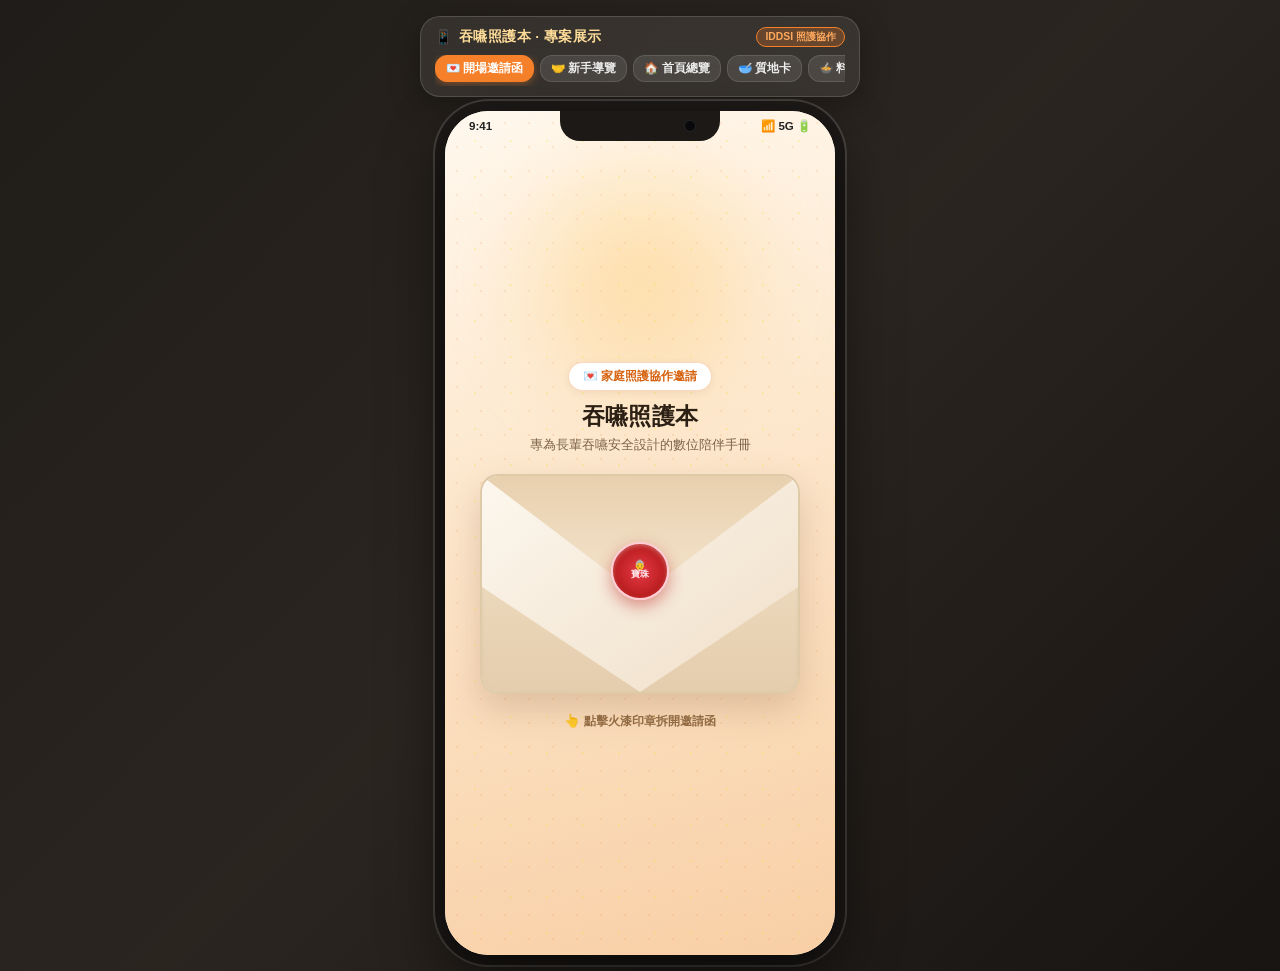
<file: index.html>
<!doctype html><html><head><meta charset=utf8><meta name=viewport content="width=device-width,initial-scale=1,viewport-fit=cover"><title>吞嚥照護本</title><style>:root{color-scheme:light;box-sizing:border-box;padding-top:env(safe-area-inset-top,0px);padding-bottom:env(safe-area-inset-bottom,0px)}html{scroll-padding-top:env(safe-area-inset-top,0px)}body{margin:0;padding:0;font:14px -apple-system,BlinkMacSystemFont,sans-serif;background:#201e1b;color:#141413}img{max-width:100%}[hidden]:not([hidden=until-found i]){display:none!important}
  :root{
    --page-bg:#1e1b18; --bg:#fef6ee; --card:#ffffff; --ink:#1c1c1c; --sub:#6b7280;
    --accent:#f6812a; --accent-d:#d6620f; --yellow:#fddb00; --yellow-d:#f5c400;
    --line:#e5e7eb; --teal:#12b8a6; --gold:#eab308;
  }
  *{box-sizing:border-box;}
  body{margin:0;font-family:"PingFang TC","Microsoft JhengHei",sans-serif;background:linear-gradient(135deg, #1f1c19 0%, #2b2520 50%, #171412 100%);min-height:100vh;display:flex;flex-direction:column;align-items:center;padding:16px;color:var(--ink);}
  
  /* ---- Showcase Header Bar ---- */
  .showcase-header{width:100%;max-width:440px;margin-bottom:14px;background:rgba(255,255,255,.08);backdrop-filter:blur(16px);-webkit-backdrop-filter:blur(16px);border:1px solid rgba(255,255,255,.15);border-radius:20px;padding:10px 14px;color:#fff;box-shadow:0 8px 32px rgba(0,0,0,.3);}
  .sc-top{display:flex;align-items:center;justify-content:space-between;margin-bottom:8px;}
  .sc-title{font-size:.85rem;font-weight:800;letter-spacing:.5px;display:flex;align-items:center;gap:6px;color:#ffdd99;}
  .sc-badge{background:rgba(246,129,42,.25);border:1px solid var(--accent);color:#ffaa5e;font-size:.65rem;padding:2px 8px;border-radius:10px;font-weight:700;}
  .sc-nav{display:flex;gap:6px;overflow-x:auto;padding-bottom:4px;-webkit-overflow-scrolling:touch;}
  .sc-btn{flex:0 0 auto;background:rgba(255,255,255,.1);border:1px solid rgba(255,255,255,.12);color:#eee;font-size:.72rem;padding:5px 10px;border-radius:12px;cursor:pointer;transition:all .2s;font-weight:600;}
  .sc-btn:hover,.sc-btn.active{background:var(--accent);border-color:var(--accent);color:#fff;box-shadow:0 2px 8px rgba(246,129,42,.4);}

  /* ---- Phone Device Mockup ---- */
  .phone{width:390px;max-width:100%;height:844px;background:var(--bg);border-radius:44px;box-shadow:0 25px 60px rgba(0,0,0,.6),0 0 0 10px #1c1917,0 0 0 12px rgba(255,255,255,.15);overflow:hidden;position:relative;}
  .phone-notch{position:absolute;top:0;left:50%;transform:translateX(-50%);width:160px;height:30px;background:#1c1917;border-radius:0 0 20px 20px;z-index:50;display:flex;align-items:center;justify-content:center;}
  .notch-cam{width:12px;height:12px;border-radius:50%;background:#09090b;margin-left:auto;margin-right:24px;border:1px solid rgba(255,255,255,.1);}
  .phone-bar{position:absolute;top:8px;left:24px;right:24px;display:flex;justify-content:space-between;align-items:center;font-size:.72rem;font-weight:700;color:#1c1c1c;z-index:49;pointer-events:none;}
  .phone-bar.dark-text{color:#222;}
  .phone-bar.light-text{color:#fff;}

  .screen{height:100%;overflow-y:auto;padding-bottom:96px;position:relative;-webkit-overflow-scrolling:touch;}
  .tabbar{position:absolute;bottom:0;left:0;right:0;height:88px;background:#171717;display:flex;align-items:flex-end;padding-bottom:14px;border-radius:36px 36px 0 0;z-index:20;}
  .tab{flex:1;display:flex;flex-direction:column;align-items:center;justify-content:center;gap:6px;font-size:.68rem;color:#fff;cursor:pointer;background:none;border:none;}
  .tab.active{color:var(--accent);}
  .tab.active .ic svg{stroke:var(--accent);}
  .tab .ic{display:flex;align-items:center;justify-content:center;}
  .tab .ic svg{width:26px;height:26px;stroke:#fff;fill:none;stroke-width:1.6;}
  .tab-spacer{flex:0 0 76px;}
  .tab-bump{position:absolute;left:50%;top:-24px;transform:translateX(-50%);width:140px;height:48px;background:#171717;border-radius:70px 70px 0 0;z-index:19;}
  .fab{position:absolute;left:50%;bottom:56px;transform:translateX(-50%);width:60px;height:60px;border-radius:50%;background:var(--accent);color:#fff;font-size:1.7rem;border:none;display:flex;align-items:center;justify-content:center;cursor:pointer;z-index:21;box-shadow:0 4px 12px rgba(246,129,42,.5);transition:transform .2s;}
  .fab:hover{transform:translateX(-50%) scale(1.06);}

  /* ---- 💌 開場邀請函動畫 (Invitation Animation) ---- */
  .inv-container{position:relative;min-height:100%;background:linear-gradient(165deg,#fff8ee 0%,#fde8ce 40%,#f8cfa5 100%);padding:44px 20px 30px;display:flex;flex-direction:column;align-items:center;justify-content:center;overflow:hidden;perspective:1000px;}
  .inv-sparkles{position:absolute;inset:0;background-image:radial-gradient(circle,rgba(246,129,42,.15) 1.5px,transparent 1.5px),radial-gradient(circle,rgba(253,219,0,.2) 1.5px,transparent 1.5px);background-size:24px 24px,36px 36px;background-position:0 0,12px 12px;pointer-events:none;}
  .inv-glow{position:absolute;top:20%;left:50%;transform:translate(-50%,-50%);width:320px;height:320px;background:radial-gradient(circle,rgba(255,200,100,.45) 0%,rgba(255,255,255,0) 70%);border-radius:50%;filter:blur(30px);pointer-events:none;}
  
  .inv-hero{text-align:center;margin-bottom:20px;z-index:2;animation:fadeInDown .8s ease forwards;}
  .inv-tag{display:inline-flex;align-items:center;gap:6px;background:#fff;border:1px solid rgba(246,129,42,.3);color:var(--accent-d);font-size:.75rem;font-weight:800;padding:5px 14px;border-radius:30px;box-shadow:0 2px 8px rgba(0,0,0,.06);margin-bottom:10px;}
  .inv-hero h1{margin:0 0 4px;font-size:1.45rem;font-weight:900;color:#2c2014;letter-spacing:.3px;}
  .inv-hero p{margin:0;font-size:.82rem;color:#7c6248;}

  /* 3D Envelope Component */
  .env-stage{position:relative;width:320px;height:220px;margin-bottom:24px;z-index:5;perspective:1000px;cursor:pointer;}
  .env-body{position:absolute;inset:0;background:linear-gradient(145deg,#fcf7ee 0%,#f0dfc8 100%);border-radius:18px;border:2px solid #dfcaa8;box-shadow:0 15px 35px rgba(138,97,66,.25),inset 0 1px 0 #fff;z-index:2;overflow:visible;}
  .env-pocket{position:absolute;left:0;right:0;bottom:0;height:140px;background:linear-gradient(180deg,#eedbbf 0%,#e4cdad 100%);border-radius:0 0 16px 16px;clip-path:polygon(0% 25%, 50% 100%, 100% 25%, 100% 100%, 0% 100%);z-index:4;box-shadow:inset 0 2px 4px rgba(0,0,0,.04);}
  .env-flap{position:absolute;top:0;left:0;right:0;height:120px;background:linear-gradient(180deg,#e8d0ae 0%,#f5e5ce 100%);border-radius:16px 16px 0 0;clip-path:polygon(0% 0%, 100% 0%, 50% 100%);transform-origin:top center;transition:transform .8s cubic-bezier(.4,0,.2,1);z-index:6;box-shadow:0 3px 8px rgba(0,0,0,.1);}
  .env-stage.open .env-flap{transform:rotateX(180deg);z-index:1;}

  /* Wax Seal */
  .wax-seal{position:absolute;left:50%;top:95px;transform:translate(-50%,-50%);width:58px;height:58px;background:radial-gradient(circle,#e63946 0%,#b71c1c 70%,#7f0000 100%);border-radius:50%;border:2px solid #ffccd5;box-shadow:0 6px 16px rgba(183,28,28,.45),inset 0 2px 4px rgba(255,255,255,.3);display:flex;flex-direction:column;align-items:center;justify-content:center;color:#fff;font-weight:900;font-size:1.4rem;z-index:7;transition:all .3s cubic-bezier(.175,.885,.32,1.275);animation:sealPulse 2s infinite;}
  .wax-seal span{font-size:.58rem;font-weight:800;letter-spacing:.5px;margin-top:-2px;color:#ffebee;}
  .env-stage:hover .wax-seal{transform:translate(-50%,-50%) scale(1.12);box-shadow:0 8px 22px rgba(183,28,28,.6);}
  .env-stage.open .wax-seal{opacity:0;transform:translate(-50%,-50%) scale(0);pointer-events:none;}

  @keyframes sealPulse{
    0%,100%{box-shadow:0 6px 16px rgba(183,28,28,.45),0 0 0 0 rgba(230,57,70,.4);}
    50%{box-shadow:0 8px 20px rgba(183,28,28,.55),0 0 0 10px rgba(230,57,70,0);}
  }

  /* Unfolded Invitation Letter */
  .inv-letter-card{width:100%;max-width:340px;background:#ffffff;border-radius:24px;padding:24px 20px 20px;box-shadow:0 12px 36px rgba(100,70,40,.18),0 1px 3px rgba(0,0,0,.05);border:1px solid #faeade;position:relative;z-index:10;transform:translateY(30px);opacity:0;transition:all .8s cubic-bezier(.16,1,.3,1);display:none;}
  .inv-stage-opened .inv-letter-card{display:block;transform:translateY(0);opacity:1;animation:slideUpCard .7s ease forwards;}
  .inv-stage-opened .env-stage{display:none;}
  .inv-stage-opened .inv-hero{display:none;}

  .letter-stamp{position:absolute;right:18px;top:18px;width:44px;height:44px;border:1.5px dashed #f6812a;border-radius:8px;display:flex;flex-direction:column;align-items:center;justify-content:center;color:#f6812a;font-size:.6rem;font-weight:800;transform:rotate(6deg);}
  .letter-stamp b{font-size:.9rem;}
  .letter-to{font-size:.78rem;font-weight:800;color:#f6812a;margin-bottom:6px;display:flex;align-items:center;gap:4px;}
  .letter-heading{font-size:1.15rem;font-weight:900;color:#1c1c1c;margin:0 0 12px;line-height:1.35;}
  .letter-body{font-size:.82rem;color:#4b453e;line-height:1.65;background:#fdf9f4;border-radius:14px;padding:12px 14px;margin-bottom:14px;border-left:3px solid #f6812a;}
  
  .team-section{margin-bottom:16px;}
  .team-title{font-size:.74rem;font-weight:800;color:#8a7765;margin-bottom:8px;}
  .team-pills{display:flex;flex-direction:column;gap:6px;}
  .team-pill{display:flex;align-items:center;gap:8px;background:#f7f6f3;padding:7px 10px;border-radius:12px;}
  .team-pill .tp-av{font-size:1.1rem;}
  .team-pill .tp-nm{font-size:.78rem;font-weight:700;color:#222;}
  .team-pill .tp-role{font-size:.68rem;color:#888;margin-left:auto;}
  .team-pill.founder{background:#fff3e8;border:1px solid #ffd8b8;}
  .team-pill.founder .tp-role{color:#e75900;font-weight:700;}

  .target-badge{background:linear-gradient(135deg,#fff600 0%,#ffd700 100%);border-radius:14px;padding:10px 14px;display:flex;align-items:center;justify-content:space-between;margin-bottom:16px;box-shadow:0 2px 8px rgba(218,165,32,.25);}
  .tb-left b{display:block;font-size:.84rem;color:#3d3400;font-weight:900;}
  .tb-left span{display:block;font-size:.68rem;color:#6b5c00;}
  .tb-icon{font-size:1.6rem;}

  .inv-actions{display:flex;flex-direction:column;gap:8px;}
  .btn-accept{background:linear-gradient(135deg,#f6812a 0%,#e75900 100%);color:#fff;border:none;padding:13px 20px;border-radius:18px;font-size:.92rem;font-weight:800;cursor:pointer;display:flex;align-items:center;justify-content:center;gap:8px;box-shadow:0 6px 18px rgba(246,129,42,.4);transition:all .2s;}
  .btn-accept:hover{transform:translateY(-2px);box-shadow:0 8px 24px rgba(246,129,42,.5);}
  .btn-replay{background:none;border:1px solid #ddd;color:#777;padding:9px;border-radius:14px;font-size:.76rem;cursor:pointer;font-weight:700;}
  .btn-replay:hover{background:#f5f5f5;color:#333;}

  @keyframes fadeInDown{from{opacity:0;transform:translateY(-20px)}to{opacity:1;transform:translateY(0)}}
  @keyframes slideUpCard{from{opacity:0;transform:translateY(40px) scale(.95)}to{opacity:1;transform:translateY(0) scale(1)}}

  /* ---- 質地卡 ---- */
  .qd-head{padding:16px 16px 10px;}
  .qd-head .tag{color:var(--accent);font-size:.68rem;font-weight:700;margin-bottom:6px;}
  .qd-head h2{margin:0 0 2px;font-size:1.05rem;color:var(--ink);}
  .qd-head p{margin:0;font-size:.78rem;color:var(--sub);}
  .qd-section-title{padding:14px 16px 0;font-size:.95rem;font-weight:700;color:var(--ink);}
  .qd-section-sub{padding:2px 16px 0;font-size:.75rem;color:var(--sub);}
  .split-card{display:flex;height:200px;border-radius:18px;overflow:hidden;margin:10px 16px;box-shadow:0 2px 8px rgba(0,0,0,.15);}
  .split-half{flex:1;position:relative;cursor:pointer;display:flex;align-items:flex-end;padding:14px;border:none;text-align:left;font:inherit;}
  .split-half .lbl{color:#fff;font-weight:800;font-size:1.02rem;text-shadow:0 1px 4px rgba(0,0,0,.5);}
  .split-video-a{background:linear-gradient(160deg,#c8946a 0%,#8a6142 100%);}
  .split-video-b{background:linear-gradient(160deg,#8a6142 0%,#4a3222 100%);}
  .split-menu-a{background:linear-gradient(160deg,#d8cda0 0%,#b7ae85 100%);}
  .split-menu-b{background:linear-gradient(160deg,#b7ae85 0%,#6f7050 100%);}
  .split-menu-a .lbl,.split-menu-b .lbl{color:#2c2a1e;text-shadow:none;}
  .qd-scroll{display:flex;gap:10px;overflow-x:auto;padding:10px 16px 4px;-webkit-overflow-scrolling:touch;}
  .qd-card{flex:0 0 128px;height:158px;border-radius:24px;position:relative;overflow:hidden;cursor:pointer;border:none;padding:0;display:block;}
  .qd-card .qd-bg{position:absolute;inset:0;}
  .qd-card .qd-overlay{position:absolute;inset:0;background:linear-gradient(to bottom, rgba(255,255,255,.15) 0%, rgba(0,0,0,.55) 100%);}
  .qd-card .qd-lbl{position:absolute;left:0;right:0;bottom:14px;z-index:1;color:#fff;text-align:center;padding:0 6px;}
  .qd-card .qd-lbl b{display:block;font-size:1.05rem;font-weight:800;text-shadow:0 1px 4px rgba(0,0,0,.4);}
  .qd-card .qd-lbl span{display:block;font-size:.66rem;margin-top:2px;text-shadow:0 1px 4px rgba(0,0,0,.4);}
  .qd-toolkit{display:flex;gap:10px;padding:14px 16px 20px;}
  .qd-toolkit .qd-tk-card{flex:1;height:200px;border-radius:24px;background:linear-gradient(160deg,#f3ead9 0%,#d9c9a4 100%);display:flex;align-items:center;justify-content:center;font-size:2rem;color:#a98a55;}

  /* ---- 質地測定示範 detail page ---- */
  .st-topbar{background:#e75900;color:#fff;padding:20px 16px 18px;position:relative;border-radius:0 0 30px 30px;}
  .st-back{position:absolute;left:16px;top:18px;background:none;border:none;color:#fff;font-size:1.3rem;cursor:pointer;padding:4px 8px;}
  .st-topbar h2{margin:0 0 10px;text-align:center;font-size:1rem;font-weight:800;}
  .st-warn{display:flex;align-items:center;justify-content:center;gap:6px;font-size:.68rem;font-weight:700;}
  .st-pillrow{display:flex;gap:8px;overflow-x:auto;padding:14px 16px;}
  .st-pill{flex:0 0 auto;border:1.5px solid var(--accent);color:var(--accent);border-radius:20px;padding:8px 16px;font-size:.82rem;font-weight:700;background:var(--card);cursor:pointer;white-space:nowrap;}
  .st-pill.active{background:var(--accent);color:#fff;}
  .st-section{background:var(--card);border-radius:16px;margin:0 16px 16px;padding:16px;box-shadow:0 1px 4px rgba(0,0,0,.08);}
  .st-section h3{margin:0 0 4px;font-size:.9rem;color:var(--accent);}
  .st-section .exp{font-size:.78rem;color:var(--sub);margin:0 0 10px;}
  .st-video-label{font-size:.82rem;font-weight:700;margin:12px 0 6px;color:var(--ink);}
  .st-video-label:first-of-type{margin-top:0;}
  .st-video{width:100%;aspect-ratio:16/9;border-radius:12px;background:linear-gradient(160deg,#e7dcc8 0%,#c9a876 100%);display:flex;align-items:center;justify-content:center;color:#777;font-size:.75rem;overflow:hidden;position:relative;}
  .st-video iframe{width:100%;height:100%;border:none;border-radius:12px;}
  .credits-footer{margin:24px 0 0;background:#e75900;border-radius:30px 30px 0 0;padding:20px 24px 28px 24px;color:#fff;position:relative;}
  .credits-footer .cf-title{font-size:.75rem;font-weight:700;margin:0 0 12px;line-height:1.5;text-align:center;}
  .credits-row{display:flex;align-items:flex-start;gap:8px;font-size:.75rem;font-weight:700;line-height:1.5;margin-bottom:4px;}
  .credits-row .bar{width:4px;flex:0 0 4px;align-self:stretch;min-height:16px;background:#fff;border-radius:1px;}
  .cf-badge{position:absolute;right:16px;bottom:12px;width:32px;height:32px;border-radius:16px;background:#fff;display:flex;align-items:center;justify-content:center;font-size:1rem;overflow:hidden;}
  .st-video-link{display:flex;flex-direction:column;align-items:center;justify-content:center;gap:10px;width:100%;height:100%;text-decoration:none;}
  .st-video-link .play-badge{width:54px;height:54px;border-radius:50%;background:rgba(255,255,255,.9);color:var(--accent-d);display:flex;align-items:center;justify-content:center;font-size:1.3rem;box-shadow:0 2px 8px rgba(0,0,0,.2);}
  .st-video-link .yt-caption{font-size:.72rem;font-weight:700;color:#5a4326;}

  /* ---- 示範料理 detail page ---- */
  .mn-info{font-size:.68rem;text-align:center;opacity:.9;margin-bottom:4px;}
  .mn-nutri{font-size:.66rem;text-align:center;opacity:.85;}
  .mn-intro{background:var(--card);border-radius:16px;margin:0 16px 16px;padding:16px;box-shadow:0 1px 4px rgba(0,0,0,.08);font-size:.78rem;color:var(--sub);line-height:1.7;}
  .mn-intro h3{margin:0 0 8px;font-size:.9rem;color:var(--ink);}
  .mn-ing{font-size:.76rem;color:var(--sub);margin:0 0 10px;}
  .mn-photo{width:100%;height:160px;border-radius:14px;background:#e5e5e5;}
  .mn-warn{font-size:.7rem;color:var(--accent);margin:0 0 8px;line-height:1.5;}

  /* ---- 自家菜 / 安心錄 shared ---- */
  .yellow-panel{background:var(--yellow);padding:14px 16px 16px;}
  .yp-row{display:flex;justify-content:space-between;align-items:center;}
  .pill-white{background:#fff;border-radius:20px;padding:6px 12px;font-size:.72rem;font-weight:700;color:#222;display:inline-flex;align-items:center;gap:5px;}
  .avatar{width:32px;height:32px;border-radius:50%;background:#fff;display:flex;align-items:center;justify-content:center;font-size:1rem;overflow:hidden;}
  .calendar{display:grid;grid-template-columns:repeat(7,1fr);gap:4px;margin-top:10px;}
  .cal-h{text-align:center;font-size:.62rem;color:#8a6d00;}
  .cal-d{aspect-ratio:1;display:flex;align-items:center;justify-content:center;border-radius:8px;font-size:.75rem;cursor:pointer;border:none;background:transparent;color:#333;}
  .cal-d.sel{background:#fff;font-weight:800;}
  .cal-d.has::after{content:"";display:block;width:4px;height:4px;border-radius:50%;background:var(--accent);position:relative;top:9px;}
  .today-title{font-weight:800;font-size:1rem;margin:12px 0 2px;color:#222;}
  .today-sub{font-size:.78rem;color:#3a3226;}
  .entry-item{display:flex;gap:10px;align-items:center;background:rgba(255,255,255,.75);border-radius:12px;padding:9px 12px;margin-top:8px;box-shadow:0 1px 3px rgba(0,0,0,.04);}
  .entry-item .entry-badge{width:38px;height:38px;border-radius:10px;background:#fff;display:flex;align-items:center;justify-content:center;font-size:1.2rem;box-shadow:0 1px 3px rgba(0,0,0,.08);flex-shrink:0;}
  .entry-item .who{font-size:.7rem;font-weight:700;color:#222;}
  .entry-item .what{font-size:.74rem;color:#444;font-weight:600;}
  .entry-item .time{margin-left:auto;font-size:.65rem;color:#666;font-weight:600;}

  .form-panel{background:var(--card);border-radius:20px 20px 0 0;margin-top:-14px;position:relative;padding:16px;box-shadow:0 -2px 10px rgba(0,0,0,.08);}
  .fp-head{display:flex;align-items:center;gap:10px;margin-bottom:12px;}
  .fp-head .dsel{font-weight:800;font-size:1rem;color:var(--ink);}
  .seg{display:flex;background:var(--line);border-radius:14px;padding:2px;font-size:.7rem;margin-left:auto;}
  .seg span{padding:5px 10px;border-radius:12px;cursor:pointer;color:var(--ink);}
  .seg span.on{background:var(--teal);color:#fff;font-weight:700;}
  .cam-btn{width:30px;height:30px;border-radius:50%;border:1px solid var(--line);background:var(--card);display:flex;align-items:center;justify-content:center;cursor:pointer;}
  .f-field{border:1.5px solid var(--accent);border-radius:22px;padding:9px 14px;margin-bottom:10px;display:flex;align-items:center;gap:8px;}
  .f-field label{color:var(--accent);font-size:.8rem;font-weight:700;flex-shrink:0;}
  .f-field input,.f-field select{border:none;outline:none;flex:1;font-size:.85rem;background:transparent;color:var(--ink);text-align:right;min-width:0;}
  .f-field .icon-r{font-size:1rem;flex-shrink:0;}
  .btn-primary{background:var(--accent);color:#fff;border:none;padding:11px;border-radius:14px;font-size:.86rem;font-weight:700;cursor:pointer;width:100%;}
  .list-title{font-size:.9rem;font-weight:700;margin:16px 0 8px;color:var(--ink);}
  .empty{text-align:center;color:var(--sub);font-size:.82rem;padding:24px 0;}

  /* ---- 安心錄 last visit ---- */
  .visit-hero{background:var(--yellow);border-radius:16px;padding:14px 16px;margin:0 16px;box-shadow:0 4px 0 var(--yellow-d);}
  .visit-hero .vh-meta{font-size:.78rem;font-weight:800;color:#2a2200;border-bottom:1px solid rgba(0,0,0,.15);padding-bottom:8px;margin-bottom:8px;}
  .visit-hero .vh-body{font-size:.8rem;line-height:1.6;margin-bottom:6px;color:#2a2200;}
  .visit-hero .vh-by{font-size:.72rem;color:#5c4a00;}
  .date-chip-row{display:flex;gap:10px;overflow-x:auto;padding:14px 16px;}
  .date-chip{flex:0 0 78px;height:78px;border-radius:14px;background:linear-gradient(160deg,var(--yellow) 0%,var(--accent) 100%);color:#2a2200;display:flex;flex-direction:column;align-items:flex-start;justify-content:center;padding:8px 10px;cursor:pointer;}
  .date-chip b{font-size:.68rem;}
  .date-chip .dnum{font-size:1.3rem;font-weight:800;}
  .date-chip .dtag{font-size:.6rem;}

  /* ---- 長輩卡 ---- */
  .elder-head{display:flex;align-items:center;gap:14px;padding:20px 16px 8px;}
  .elder-head .photo{width:64px;height:64px;border-radius:50%;background:var(--line);flex-shrink:0;}
  .elder-head h2{margin:0;font-size:1.15rem;color:var(--ink);}
  .elder-head .sub-tag{font-size:.65rem;color:var(--sub);font-weight:400;margin-left:4px;}
  .chip-small{display:inline-block;border:1px solid var(--accent);color:var(--accent);border-radius:14px;padding:3px 10px;font-size:.7rem;margin-top:6px;margin-right:6px;}
  .care-item{display:flex;align-items:center;gap:10px;padding:10px 0;border-bottom:1px solid var(--line);}
  .care-item .photo{width:38px;height:38px;border-radius:50%;background:var(--line);flex-shrink:0;}
  .care-item .nm{font-size:.85rem;font-weight:700;color:var(--ink);}
  .care-item .role{font-size:.68rem;color:var(--sub);font-weight:400;margin-left:4px;}
  .care-item .upd{font-size:.7rem;color:var(--accent);margin-top:2px;}
  .photo-grid{display:flex;gap:6px;overflow-x:auto;padding-bottom:4px;}
  .photo-grid .ph{flex:0 0 100px;height:120px;border-radius:8px;background:#ccc center/cover;position:relative;}
  .photo-grid .ph span{position:absolute;left:6px;bottom:6px;color:#fff;font-size:.65rem;text-shadow:0 1px 3px rgba(0,0,0,.7);}

  .toast{position:absolute;bottom:90px;left:50%;transform:translateX(-50%);background:#222;color:#fff;padding:8px 16px;border-radius:20px;font-size:.78rem;z-index:60;opacity:0;transition:opacity .2s;pointer-events:none;}
  .toast.show{opacity:1;}

  /* ---- Onboarding ---- */
  .onboard-wrap{position:relative;height:100%;background:linear-gradient(190deg,#fffcac 10%,#fff600 49%,#ddb23b 106%);display:flex;flex-direction:column;align-items:center;justify-content:flex-end;overflow:hidden;}
  .onboard-illust{flex:1;display:flex;align-items:center;justify-content:center;font-size:7rem;padding-top:40px;}
  .onboard-card{background:#f9f9f9;border-radius:50px 50px 0 0;box-shadow:inset 0 5px 10px 3px rgba(0,0,0,.05);width:100%;padding:40px 24px 56px;text-align:center;position:relative;}
  .onboard-card h2{margin:0 0 8px;font-size:1.6rem;font-weight:800;color:#000;}
  .onboard-card p{margin:0;font-size:1.05rem;color:#999;}
  .onboard-dots{display:flex;gap:6px;justify-content:center;margin-top:22px;}
  .onboard-dots span{width:8px;height:8px;border-radius:4px;background:#ddd;display:inline-block;}
  .onboard-dots span.on{width:24px;background:#f9b600;}
  .onboard-next{position:absolute;right:20px;bottom:24px;background:#474747;color:#fff;border:none;border-radius:100px;padding:10px 18px;font-size:.78rem;cursor:pointer;}
  .onboard-next.last{background:#000;}

  /* ---- Home ---- */
  .home-hero{background:#fff600;border-radius:0 0 41px 41px;padding:24px 16px 60px;position:relative;}
  .home-toprow{display:flex;align-items:center;gap:6px;font-size:.85rem;font-weight:700;color:#000;}
  .home-toprow .chev{font-size:.7rem;color:#555;}
  .home-date{font-size:1.4rem;font-weight:800;color:#000;margin:14px 0 2px;}
  .home-greet{font-size:1.15rem;font-weight:800;color:#000;margin:0 0 16px;}
  .home-cta{display:flex;flex-direction:column;gap:8px;width:62%;}
  .home-cta button{background:#fff;border-radius:18px;padding:9px 14px;font-size:.8rem;font-weight:700;text-align:left;cursor:pointer;display:flex;align-items:center;gap:6px;}
  .home-cta button.meal{border:1px solid #ff5100;color:#ff5100;}
  .home-cta button.visit{border:1px solid #c7c000;color:#c7c000;}
  .home-level{position:absolute;right:16px;bottom:16px;text-align:right;color:#c7c000;}
  .home-level .lv-lbl{font-size:.72rem;font-weight:700;}
  .home-level .lv-num{font-size:2rem;font-weight:800;line-height:1;}
  .home-level .lv-tail{font-size:.72rem;font-weight:700;}
  .home-level .lv-bowl{font-size:2.6rem;margin-top:2px;}
  .home-logs{padding:0 16px;margin-top:-30px;position:relative;z-index:2;}
  .log-card{border-radius:41px;padding:18px 16px;display:flex;gap:12px;margin-bottom:12px;}
  .log-card.current{background:#f5f5f5;}
  .log-card.past{background:rgba(245,245,245,.6);}
  .log-date{flex:0 0 52px;text-align:center;}
  .log-date .dn{font-size:1.8rem;font-weight:800;color:#676767;line-height:1;}
  .log-date .dm{font-size:.85rem;color:#ddd;font-weight:700;}
  .log-rows{flex:1;display:flex;flex-direction:column;gap:6px;}
  .log-badge{align-self:flex-start;background:#ff5100;color:#fff;font-size:.65rem;font-weight:700;border-radius:10px;padding:3px 8px;margin-bottom:2px;}
  .log-row{background:rgba(255,255,255,.85);border-radius:23px;padding:9px 12px;font-size:.75rem;font-weight:700;color:#333;display:flex;align-items:center;gap:6px;}
  .log-card.past .log-row{background:rgba(255,255,255,.6);}
</style></head><body>

<!-- 🌟 全專案展示導覽列 (Showcase Controller) -->
<div class="showcase-header">
  <div class="sc-top">
    <div class="sc-title"><span>📱</span> 吞嚥照護本 · 專案展示</div>
    <div class="sc-badge">IDDSI 照護協作</div>
  </div>
  <div class="sc-nav" id="showcaseNav">
    <button class="sc-btn active" data-sc="invitation">💌 開場邀請函</button>
    <button class="sc-btn" data-sc="onboard">🤝 新手導覽</button>
    <button class="sc-btn" data-sc="home">🏠 首頁總覽</button>
    <button class="sc-btn" data-sc="texture">🥣 質地卡</button>
    <button class="sc-btn" data-sc="menu-5">🍲 料理示範</button>
    <button class="sc-btn" data-sc="meal">🍳 自家菜</button>
    <button class="sc-btn" data-sc="visit">📋 安心錄</button>
    <button class="sc-btn" data-sc="elder">👵 長輩卡</button>
  </div>
</div>

<!-- 📱 手機模擬外框 -->
<div class="phone">
  <div class="phone-notch"><div class="notch-cam"></div></div>
  <div class="phone-bar" id="phoneBar">
    <span>9:41</span>
    <span style="display:flex;gap:4px;align-items:center;">📶 5G 🔋</span>
  </div>
  <div class="screen" id="screen"></div>
  <div class="tab-bump"></div>
  <div class="fab" id="fab">＋</div>
  <div class="tabbar" id="tabbar">
    <button class="tab" data-tab="texture">
      <span class="ic"><svg viewBox="0 0 24 24"><rect x="2" y="4" width="20" height="16" rx="3"/><path d="M9 4v16M4 9h5M4 15h5"/><path d="M13 9l4 3-4 3z"/></svg></span>質地卡
    </button>
    <button class="tab" data-tab="meal">
      <span class="ic"><svg viewBox="0 0 24 24"><path d="M12 3a3 3 0 0 1 3 3v6a3 3 0 0 1-6 0V6a3 3 0 0 1 3-3z"/><path d="M6 11a6 6 0 0 0 12 0M12 17v4"/></svg></span>自家菜
    </button>
    <div class="tab-spacer"></div>
    <button class="tab" data-tab="visit">
      <span class="ic"><svg viewBox="0 0 24 24"><circle cx="12" cy="12" r="9"/><path d="M9 8v4a3 3 0 0 0 6 0V8"/><circle cx="6.5" cy="15.5" r="1"/></svg></span>安心錄
    </button>
    <button class="tab" data-tab="elder">
      <span class="ic"><svg viewBox="0 0 24 24"><circle cx="12" cy="8" r="4"/><path d="M4 20c0-4 4-6 8-6s8 2 8 6"/></svg></span>長輩卡
    </button>
  </div>
  <div class="toast" id="toast"></div>
</div>

<script>
/* ---------------- data / storage ---------------- */
const STORE_MEALS = "ansimjia_meals";
const STORE_VISITS = "ansimjia_visits";
const PATIENT = { name:"陳寶珠", age:78, level:"Level 4以下" };

function loadMeals(){ try{ return JSON.parse(localStorage.getItem(STORE_MEALS)||"[]"); }catch(e){ return []; } }
function saveMeals(arr){ try{ localStorage.setItem(STORE_MEALS, JSON.stringify(arr)); }catch(e){} }
function loadVisits(){ try{ return JSON.parse(localStorage.getItem(STORE_VISITS)||"[]"); }catch(e){ return []; } }
function saveVisits(arr){ try{ localStorage.setItem(STORE_VISITS, JSON.stringify(arr)); }catch(e){} }

function seedIfEmpty(){
  if(loadMeals().length===0){
    saveMeals([{id:1, date: fmt(new Date()), time:"10:03", who:"阿妮", name:"一杯燕麥", cat:"drink"}]);
  }
  if(loadVisits().length===0){
    saveVisits([{id:1, date:"2026-08-20", time:"10:33", clinic:"台北醫院", doctor:"陳醫師",
       note:"評估吞嚥功能穩定，建議持續Level 5質地，三個月後複診。", recorder:"阿妮 看護"}]);
  }
}
function fmt(d){ const p=n=>String(n).padStart(2,"0"); return `${d.getFullYear()}-${p(d.getMonth()+1)}-${p(d.getDate())}`; }
function uid(){ return Date.now()+Math.floor(Math.random()*1000); }

/* ---------------- 質地測定示範 內容資料 ---------------- */
const SELF_TEST_DATA = {
  "12": {
    title: "Level 1-2．質地測定示範",
    warn: "工具包並未提供針筒，需自行至藥局購買10毫升針筒。",
    sections: [
      { key:"step", pill:"步驟教學", heading:"步驟教學", videos:[{label:null, videoId:"ZAgWRgrYxpQ"}] },
      { key:"l1", pill:"Level 1", heading:"Level 1", exp:"範例：優酪乳、桂格喝的燕麥",
        videos:[{label:"優酪乳", videoId:"na2gVQXbpEU"},{label:"喝的貴格燕麥", videoId:"C4ozJu4w994"}] },
      { key:"l2", pill:"Level 2", heading:"Level 2", exp:"範例：酪梨牛奶、果菜汁加增稠劑",
        videos:[{label:"酪梨牛奶", videoId:"RKBnwPXRSU0"},{label:"果菜汁加增稠劑", videoId:"MyJ1kkomUUY"}] }
    ]
  },
  "3": {
    title: "Level 3．質地測定示範",
    warn: "工具包並未提供針筒，需自行至藥局購買10毫升針筒。",
    sections: [
      { key:"step", pill:"步驟教學", heading:"步驟教學", videos:[{label:null}] },
      { key:"fruit", pill:"果漿", heading:"果漿", exp:"滴管測試、叉子滴落測試",
        videos:[{label:"滴管測試"},{label:"叉子滴落測試"}] },
      { key:"jelly", pill:"燒仙草", heading:"燒仙草", exp:"滴管測試、叉子滴落測試",
        videos:[{label:"滴管測試"},{label:"叉子滴落測試"}] }
    ]
  },
  "4": { title:"Level 4．質地測定示範", warn:"叉子滴落測試：食物應可通過測試不滴落。",
    sections:[{ key:"step", pill:"步驟教學", heading:"步驟教學", videos:[{label:null}] }] },
  "5": { title:"Level 5．質地測定示範", warn:"湯匙傾斜測試：食物應能保持形狀不易散開。",
    sections:[{ key:"step", pill:"步驟教學", heading:"步驟教學", videos:[{label:null}] }] },
  "6": { title:"Level 6．質地測定示範", warn:"叉子壓力檢測：食物應可用叉子輕鬆壓碎。",
    sections:[{ key:"step", pill:"步驟教學", heading:"步驟教學", videos:[{label:null}] }] }
};

/* ---------------- onboarding & invitation ---------------- */
const ONBOARD_KEY = "ansimjia_onboarded";
const ONBOARD_SLIDES = [
  { emoji:"🤝", title:"溫暖陪伴", sub:"安心陪伴，不再單打獨鬥" },
  { emoji:"🎬", title:"專業分級", sub:"專業依據影片，不再憑感覺" },
  { emoji:"📖", title:"紀錄無憂", sub:"紀錄不遺忘，回顧看得見" }
];

/* ---------------- state ---------------- */
const state = { 
  tab: "invitation", 
  mealSelDate: fmt(new Date()), 
  textureView: "list", 
  selftestKey: null, 
  onboardStep: 1,
  invitationOpen: false
};

function toast(msg){
  const el = document.getElementById("toast");
  el.textContent = msg;
  el.classList.add("show");
  setTimeout(()=>el.classList.remove("show"), 1600);
}

/* ---------------- render dispatcher ---------------- */
function render(){
  const screen = document.getElementById("screen");
  const tabbar = document.getElementById("tabbar");
  const fabEl = document.getElementById("fab");
  const bumpEl = document.querySelector(".tab-bump");
  const phoneBar = document.getElementById("phoneBar");

  // Phone status bar color matching
  if(phoneBar){
    phoneBar.className = (state.tab==="onboard" || state.tab==="home" || state.tab==="invitation") ? "phone-bar dark-text" : "phone-bar light-text";
  }

  // Update showcase active button
  document.querySelectorAll(".sc-btn").forEach(btn=>{
    const sc = btn.dataset.sc;
    let isActive = false;
    if(sc === "invitation" && state.tab === "invitation") isActive = true;
    else if(sc === "onboard" && state.tab === "onboard") isActive = true;
    else if(sc === "home" && state.tab === "home") isActive = true;
    else if(sc === "texture" && state.tab === "texture" && state.textureView === "list") isActive = true;
    else if(sc === "menu-5" && state.tab === "texture" && state.textureView === "menu" && state.selftestKey === "5") isActive = true;
    else if(sc === "meal" && state.tab === "meal") isActive = true;
    else if(sc === "visit" && state.tab === "visit") isActive = true;
    else if(sc === "elder" && state.tab === "elder") isActive = true;
    btn.classList.toggle("active", isActive);
  });

  const isFullscreenView = (state.tab==="invitation" || state.tab==="onboard" || (state.tab==="texture" && state.textureView!=="list"));

  if(state.tab==="invitation"){
    screen.innerHTML = renderInvitation();
    tabbar.style.display = "none";
    if(bumpEl) bumpEl.style.display = "none";
    fabEl.style.display = "none";
    screen.style.paddingBottom = "0px";
    screen.scrollTop = 0;
    wireEvents();
    return;
  } else if(state.tab==="onboard"){
    screen.innerHTML = renderOnboarding(state.onboardStep);
    tabbar.style.display = "none";
    if(bumpEl) bumpEl.style.display = "none";
    fabEl.style.display = "none";
    screen.style.paddingBottom = "0px";
    screen.scrollTop = 0;
    wireEvents();
    return;
  } else if(state.tab==="home"){
    screen.innerHTML = renderHome();
    tabbar.style.display = "flex";
  } else if(state.tab==="texture" && state.textureView==="selftest"){
    screen.innerHTML = renderSelfTestDetail(state.selftestKey);
    tabbar.style.display = "none";
  } else if(state.tab==="texture" && state.textureView==="menu"){
    screen.innerHTML = renderMenuDetail(state.selftestKey);
    tabbar.style.display = "none";
  } else if(state.tab==="texture"){
    screen.innerHTML = renderTexture();
    tabbar.style.display = "flex";
  } else if(state.tab==="meal"){
    screen.innerHTML = renderMeal();
    tabbar.style.display = "flex";
  } else if(state.tab==="visit"){
    screen.innerHTML = renderVisit();
    tabbar.style.display = "flex";
  } else if(state.tab==="elder"){
    screen.innerHTML = renderElder();
    tabbar.style.display = "flex";
  }

  if(bumpEl) bumpEl.style.display = isFullscreenView ? "none" : "block";
  fabEl.style.display = isFullscreenView ? "none" : "flex";
  screen.style.paddingBottom = isFullscreenView ? "0px" : "96px";
  screen.scrollTop = 0;
  
  document.querySelectorAll(".tab").forEach(b=>{
    b.classList.toggle("active", b.dataset.tab===state.tab);
  });
  wireEvents();
}

/* ---------------- 💌 開場邀請函 (Caregiver Invitation) ---------------- */
function renderInvitation(){
  const isOpen = state.invitationOpen;
  return `
  <div class="inv-container ${isOpen ? 'inv-stage-opened' : ''}">
    <div class="inv-sparkles"></div>
    <div class="inv-glow"></div>

    <!-- 頂部標題（未拆信時） -->
    <div class="inv-hero">
      <div class="inv-tag">💌 家庭照護協作邀請</div>
      <h1>吞嚥照護本</h1>
      <p>專為長輩吞嚥安全設計的數位陪伴手冊</p>
    </div>

    <!-- 3D 信封主體 -->
    <div class="env-stage ${isOpen ? 'open' : ''}" id="envelopeStage">
      <div class="env-body">
        <div class="env-pocket"></div>
        <div class="env-flap"></div>
        <div class="wax-seal" id="waxSealBtn">
          <span>👵</span>
          <span>寶珠</span>
        </div>
      </div>
      <div style="position:absolute;bottom:-36px;left:0;right:0;text-align:center;font-size:.78rem;font-weight:800;color:#936c44;animation:fadeInDown 1s infinite alternate;">
        👆 點擊火漆印章拆開邀請函
      </div>
    </div>

    <!-- 展開後的邀請函卡片 -->
    <div class="inv-letter-card">
      <div class="letter-stamp">
        <b>IDDSI</b>
        <span>照護認證</span>
      </div>

      <div class="letter-to">💌 致 最關心寶珠奶奶的家人與夥伴</div>
      <h2 class="letter-heading">邀請您加入《陳寶珠奶奶》的吞嚥照護團隊</h2>

      <div class="letter-body">
        照顧長輩的每一餐，都是我們最深的牽掛與愛。<br><br>
        誠摯邀請您一同使用<b>《吞嚥照護本》</b>，共同記錄每日餐食質地、觀看專業 IDDSI 分級示範影片、掌握門診醫囑叮嚀，陪伴奶奶安心進食每一天！
      </div>

      <!-- 目標質地 -->
      <div class="target-badge">
        <div class="tb-left">
          <b>陳寶珠奶奶 · 目前目標質地</b>
          <span>Level 4 糊狀 / 軟質飲食（一口量）</span>
        </div>
        <div class="tb-icon">🍲</div>
      </div>

      <!-- 照護團隊列表 -->
      <div class="team-section">
        <div class="team-title">👥 協作成員（共 3 位已加入）</div>
        <div class="team-pills">
          <div class="team-pill founder">
            <span class="tp-av">👩‍⚕️</span>
            <span class="tp-nm">阿妮</span>
            <span class="tp-role">看護（邀請發起人）</span>
          </div>
          <div class="team-pill">
            <span class="tp-av">👩</span>
            <span class="tp-nm">王麗麗</span>
            <span class="tp-role">大女兒（已加入）</span>
          </div>
          <div class="team-pill">
            <span class="tp-av">🧔</span>
            <span class="tp-nm">王大樹</span>
            <span class="tp-role">二兒子（已加入）</span>
          </div>
        </div>
      </div>

      <!-- 操作按鈕 -->
      <div class="inv-actions">
        <button class="btn-accept" id="btnAcceptInvitation">
          <span>✨ 接受邀請 · 進入照護本</span>
          <span>➔</span>
        </button>
        <button class="btn-replay" id="btnReplayInvitation">
          <span>🔁 重新體驗拆信動畫</span>
        </button>
      </div>
    </div>
  </div>`;
}

/* ---------------- Onboarding ---------------- */
function renderOnboarding(step){
  const s = ONBOARD_SLIDES[step-1];
  const isLast = step===ONBOARD_SLIDES.length;
  return `
  <div class="onboard-wrap">
    <div class="onboard-illust">${s.emoji}</div>
    <div class="onboard-card">
      <h2>${s.title}</h2>
      <p>${s.sub}</p>
      <div class="onboard-dots">${ONBOARD_SLIDES.map((_,i)=>`<span class="${i+1===step?"on":""}"></span>`).join("")}</div>
      <button class="onboard-next ${isLast?"last":""}" id="onboardNext">${isLast? "開始紀錄" : "下一頁"}</button>
    </div>
  </div>`;
}

/* ---------------- Home（主頁） ---------------- */
function renderHome(){
  const d = new Date();
  const dateStr = `${d.getFullYear()} / ${String(d.getMonth()+1).padStart(2,"0")} / ${String(d.getDate()).padStart(2,"0")}`;
  const allMeals = loadMeals();
  const byDate = {};
  allMeals.forEach(m=>{ (byDate[m.date]=byDate[m.date]||[]).push(m); });
  const dates = Object.keys(byDate).sort((a,b)=>b.localeCompare(a)).slice(0,2);
  const cardDates = dates.length? dates : [fmt(d)];
  const MON = ["JAN","FEB","MAR","APR","MAY","JUN","JUL","AUG","SEP","OCT","NOV","DEC"];
  return `
  <div class="home-hero">
    <div class="home-toprow">陳寶珠的吞嚥照護本 <span class="chev">▾</span></div>
    <div class="home-date">${dateStr}</div>
    <div class="home-greet">早安！阿嬤今天吃飯了嗎？</div>
    <div class="home-cta">
      <button class="meal" data-goto="home-meal">＋ 餐食紀錄</button>
      <button class="visit" data-goto="home-visit">＋ 診斷回顧</button>
    </div>
    <div class="home-level">
      <div class="lv-lbl">寶珠阿嬤可以吃</div>
      <div class="lv-num">Level 4</div>
      <div class="lv-tail">以下</div>
      <div class="lv-bowl">🍲</div>
    </div>
  </div>
  <div class="home-logs">
    ${cardDates.map((dt,i)=>{
      const items = byDate[dt]||[];
      const dobj = new Date(dt+"T00:00:00");
      const rows = items.length
        ? items.slice(0,3).map(it=>`<div class="log-row">🍽 ${it.name}</div>`)
        : (i===0
            ? [`<div class="log-row">🍚 地瓜粥</div>`,`<div class="log-row">💧 1200ml</div>`,`<div class="log-row">🕒 早餐、午餐</div>`]
            : [`<div class="log-row">🍚 南瓜燉飯</div>`,`<div class="log-row">💧 950ml</div>`]);
      return `
      <div class="log-card ${i===0?"current":"past"}">
        <div class="log-date"><div class="dn">${String(dobj.getDate()).padStart(2,"0")}</div><div class="dm">${MON[dobj.getMonth()]}</div></div>
        <div class="log-rows">
          ${i===0? `<div class="log-badge">回診日</div>` : ""}
          ${rows.join("")}
        </div>
      </div>`;
    }).join("")}
  </div>`;
}

/* ---------------- 質地卡 ---------------- */
const IMG_LOGO = "[data-uri]";
const IMG_TOOLKIT = "[data-uri]";
const IMG_MENU7 = "[data-uri]";
const IMG_MENU6 = "[data-uri]";
const IMG_MENU5 = "[data-uri]";
const IMG_LEVEL6 = "[data-uri]";
const IMG_LEVEL5 = "[data-uri]";
const IMG_LEVEL4 = "[data-uri]";
const IMG_LEVEL3 = "[data-uri]";
const IMG_SYRINGE = "[data-uri]";
const QD_DEMO_LEVELS = [
  { key:"12", label:"Level 1-2", sub:"教學觀看", grad:"linear-gradient(160deg,#c8946a 0%,#8a6142 100%)", img:IMG_SYRINGE },
  { key:"3",  label:"Level 3",   sub:"教學觀看", grad:"linear-gradient(160deg,#8a6142 0%,#4a3222 100%)", img:IMG_LEVEL3 },
  { key:"4",  label:"Level 4",   sub:"教學觀看", grad:"linear-gradient(160deg,#b98a5c 0%,#6e4e2c 100%)", img:IMG_LEVEL4 },
  { key:"5",  label:"Level 5",   sub:"教學觀看", grad:"linear-gradient(160deg,#d8a878 0%,#8a5c34 100%)", img:IMG_LEVEL5 },
  { key:"6",  label:"Level 6",   sub:"教學觀看", grad:"linear-gradient(160deg,#c9946a 0%,#754e28 100%)", img:IMG_LEVEL6 }
];
const QD_MENU_LEVELS = [
  { key:"5", label:"Level 5", sub:"軟質及一口量", grad:"linear-gradient(160deg,#d8cda0 0%,#b7ae85 100%)", img:IMG_MENU5 },
  { key:"6", label:"Level 6", sub:"軟質及一口量", grad:"linear-gradient(160deg,#b7ae85 0%,#6f7050 100%)", img:IMG_MENU6 },
  { key:"7", label:"Level 7", sub:"食物原狀、容易咀嚼", grad:"linear-gradient(160deg,#cbb98a 0%,#8a7a4d 100%)", img:IMG_MENU7 }
];
function qdCard(item, goto){
  const bg = item.img
    ? `background-image:url('${item.img}');background-size:cover;background-position:center;`
    : `background:${item.grad};`;
  return `
  <button class="qd-card" style="${bg}" data-goto="${goto}" data-key="${item.key}">
    <div class="qd-overlay"></div>
    <div class="qd-lbl"><b>${item.label}</b><span>${item.sub}</span></div>
  </button>`;
}
function renderTexture(){
  return `
  <div class="qd-head">
    <div class="tag">臺北醫學大學營養學院 保健營養學系｜高齡營養研究中心 出品</div>
    <h2>IDDSI 質地測定下示範</h2>
    <p>觀看影片，學習居家質地檢測方法</p>
  </div>
  <div class="qd-scroll">
    ${QD_DEMO_LEVELS.map(it=>qdCard(it,"selftest")).join("")}
  </div>

  <div class="qd-section-title">咀嚼困難飲食之示範料理</div>
  <div class="qd-section-sub">不同質地料理查詢</div>
  <div class="qd-scroll">
    ${QD_MENU_LEVELS.map(it=>qdCard(it,"menu")).join("")}
  </div>

  <div class="qd-section-title">IDDSI 食物質地測定工具包</div>
  <div class="qd-section-sub">兼具專業衛教與居家自主測定，輕巧便攜的食物質地檢測工具</div>
  <div class="qd-toolkit">
    <div class="qd-tk-card" style="background-image:url('${IMG_TOOLKIT}');background-size:cover;background-position:center;"></div>
  </div>`;
}

/* ---------------- 咀嚼困難飲食之示範料理 內容資料 ---------------- */
const MENU_SOFT_VEG_INTRO = [
  "建議可多選擇 <b>絲瓜、冬瓜、大黃瓜、莧菜、地瓜葉、茄子、大番茄</b> 等軟質蔬菜，也可以使用 <b>留葉去梗</b> 的方式，讓老人家只吃葉菜的部分，咀嚼更輕鬆。",
  "烹調可善用 <b>蒸、煮、滷、燜、紅燒</b> 等方式。",
  "水果方面，建議選擇比較熟軟的種類，如 <b>香蕉、葡萄、水蜜桃</b>，也可將水果切成薄片或打成果泥，減少咀嚼的負擔。"
];
const MENU_L5_WARN = "此道料理亦可於進食前切割成大小0.4x0.4公分，即符合第5級（細碎及軟濕）";
const MENU_DATA = {
  "5": {
    title: "Level 5 ‧ 咀嚼困難飲食之示範料理",
    info: "軟質及一口量 ｜ 1人份",
    nutri: "蛋白質30G / 脂肪27.5G / 醣類90G / 總熱量730kcal",
    intro: MENU_SOFT_VEG_INTRO,
    sections: [
      { key:"demo", pill:"擺盤示範", heading:"擺盤示範" },
      { key:"rice", pill:"糙米稀飯", heading:"糙米稀飯", ing:"糙米20G、白米40G、水420G" },
      { key:"pumpkin", pill:"蒸南瓜泥", heading:"蒸南瓜泥", ing:"南瓜85G" },
      { key:"egg", pill:"蒸蛋", heading:"蒸蛋", ing:"蛋55G、高湯110G、鹽 / 醬油適量" },
      { key:"chicken", pill:"腿排肉豆..", heading:"雞腿肉豆腐肉排", ing:"雞腿肉60G、豆腐排40G、米酒5G、芝麻醬10G", warn:MENU_L5_WARN },
      { key:"veg2", pill:"雙色蔬菜", heading:"雙色蔬菜", ing:"白花椰菜50G、紅蘿蔔10G、沙拉油5G", warn:MENU_L5_WARN },
      { key:"cucumber", pill:"水煮大黃..", heading:"水煮大黃瓜", ing:"大黃瓜90G", warn:MENU_L5_WARN },
      { key:"fruit", pill:"雙色水果..", heading:"雙色水果拼盤", ing:"木瓜75G、香蕉70G" }
    ]
  },
  "6": {
    title: "Level 6 ‧ 咀嚼困難飲食之示範料理",
    info: "軟質及一口量 ｜ 1人份",
    nutri: "蛋白質30G / 脂肪27.5G / 醣類90G / 總熱量730kcal",
    sections: [
      { key:"demo", pill:"擺盤示範", heading:"擺盤示範" },
      { key:"rice", pill:"糙米飯", heading:"糙米飯（軟）", ing:"糙米20G、白米40G、水90G" },
      { key:"pumpkin", pill:"蒸南瓜", heading:"蒸南瓜", ing:"南瓜85G" },
      { key:"egg", pill:"中式炒蛋", heading:"中式炒蛋", ing:"蛋55G、沙拉油7.5G、鹽 / 醬油適量" },
      { key:"chicken", pill:"腿排肉豆..", heading:"雞腿肉豆腐肉排", ing:"雞腿排60G、板豆腐40G、米酒5G、番茄醬5G" },
      { key:"veg3", pill:"三色蔬菜", heading:"三色蔬菜", ing:"白花椰菜25G、綠花椰菜25G、紅蘿蔔10G、蒜末2G、沙拉油5G" },
      { key:"cucumber", pill:"水煮大黃..", heading:"水煮大黃瓜", ing:"大黃瓜90G" },
      { key:"fruit", pill:"雙色水果..", heading:"雙色水果拼盤", ing:"木瓜75G、香蕉70G" }
    ]
  },
  "7": {
    title: "Level 7 ‧ 咀嚼困難飲食之示範料理",
    info: "食物原狀、容易咀嚼 ｜ 1人份",
    nutri: "蛋白質30G / 脂肪27.5G / 醣類90G / 總熱量730kcal",
    sections: [
      { key:"demo", pill:"擺盤示範", heading:"擺盤示範" },
      { key:"rice", pill:"糙米飯", heading:"糙米飯", ing:"糙米20G、白米40G、水72G" },
      { key:"pumpkin", pill:"蒸南瓜", heading:"蒸南瓜", ing:"南瓜85G" },
      { key:"egg", pill:"煎蛋", heading:"煎蛋", ing:"蛋55G、沙拉油7.5G、鹽 / 醬油適量" },
      { key:"chicken", pill:"雙醬雞腿排", heading:"雙醬雞腿排", ing:"去骨雞腿肉80G、蒜頭5G、米酒5G、糖5G、醬油5G" },
      { key:"veg-mix", pill:"什錦蔬菜", heading:"什錦蔬菜", ing:"白花椰菜22.5G、綠花椰菜22.5G、紅蘿蔔5G、玉米筍10G、蒜末2G、沙拉油5G" },
      { key:"cucumber", pill:"水煮大黃..", heading:"水煮大黃瓜", ing:"大黃瓜90G" },
      { key:"fruit", pill:"雙色水果..", heading:"雙色水果拼盤", ing:"木瓜75G、香蕉70G" }
    ]
  }
};

function renderMenuDetail(key){
  const data = MENU_DATA[key];
  if(!data) return `<div class="empty">找不到內容</div>`;
  return `
  <div class="st-topbar">
    <button class="st-back" id="mnBack">‹</button>
    <h2>${data.title}</h2>
    <div class="mn-info">${data.info}</div>
    <div class="mn-nutri">${data.nutri}</div>
  </div>
  <div class="st-pillrow">
    ${data.sections.map((s,i)=>`<button class="st-pill ${i===0?"active":""}" data-anchor="mn_${s.key}">${s.pill}</button>`).join("")}
  </div>
  ${data.intro? `
  <div class="mn-intro">
    <h3>軟質蔬果建議</h3>
    ${data.intro.map(p=>`<p style="margin:0 0 8px;">${p}</p>`).join("")}
  </div>` : ""}
  ${data.sections.map(s=>`
    <div class="st-section" id="mn_${s.key}">
      <h3>${s.heading}</h3>
      ${s.warn? `<p class="mn-warn">${s.warn}</p>` : ""}
      ${s.ing? `<p class="mn-ing">食材、克（1人份）：${s.ing}</p>` : ""}
      <div class="mn-photo"></div>
    </div>
  `).join("")}
  ${creditsFooter()}
  `;
}

/* ---------------- 質地測定示範 詳細頁 ---------------- */
function renderSelfTestDetail(key){
  const data = SELF_TEST_DATA[key];
  if(!data) return `<div class="empty">找不到內容</div>`;
  return `
  <div class="st-topbar">
    <button class="st-back" id="stBack">‹</button>
    <h2>${data.title}</h2>
    <div class="st-warn"><span>⚠️</span><span>${data.warn.replace(/。$/,"")}</span></div>
  </div>
  <div class="st-pillrow">
    ${data.sections.map((s,i)=>`<button class="st-pill ${i===0?"active":""}" data-anchor="st_${s.key}">${s.pill}</button>`).join("")}
  </div>
  ${data.sections.map(s=>`
    <div class="st-section" id="st_${s.key}">
      <h3>${s.heading}</h3>
      ${s.exp? `<p class="exp">${s.exp}</p>` : ""}
      ${s.videos.map(v=>`
        ${v.label? `<div class="st-video-label">${v.label}</div>` : ""}
        <div class="st-video">${v.videoId
          ? `<iframe src="https://www.youtube.com/embed/${v.videoId}" title="${v.label||s.heading}" frameborder="0" allow="accelerometer; autoplay; clipboard-write; encrypted-media; gyroscope; picture-in-picture; web-share" allowfullscreen style="width:100%;height:100%;border:none;border-radius:12px;"></iframe>`
          : `📹 影片示範（先預留格子）`}</div>
      `).join("")}
    </div>
  `).join("")}
  ${creditsFooter()}
  `;
}

/* ---------------- 出處與製作團隊 ---------------- */
function creditsFooter(){
  const rows = [
    "策畫 / 監製－楊素卿",
    "食譜設計－邱碗淳、陳雅琳",
    "食譜示範－邱碗淳、陳雅琳、彭湘琦、傅律綺、曾郁潔、張芷菱、劉德俊",
    "策畫執行－彭湘琦",
    "攝影 / 影片製作－盧永睿"
  ];
  return `
  <div class="credits-footer">
    <p class="cf-title">臺北醫學大學營養學院保健營養學系｜高齡營養研究中心 出品</p>
    ${rows.map(r=>`<div class="credits-row"><span class="bar"></span><span>${r}</span></div>`).join("")}
    <div class="cf-badge"><img src="${IMG_LOGO}" alt="logo" style="width:100%;height:100%;object-fit:contain;border-radius:16px;background:#fff;"></div>
  </div>`;
}

/* ---------------- 自家菜（今日飲食紀錄） ---------------- */
function renderMeal(){
  const meals = loadMeals().filter(m=>m.date===state.mealSelDate).sort((a,b)=>a.time.localeCompare(b.time));
  const allMeals = loadMeals();
  const d = new Date(state.mealSelDate+"T00:00:00");
  const wk = ["日","一","二","三","四","五","六"][d.getDay()];

  return `
  <div class="yellow-panel">
    <div class="yp-row">
      <span class="pill-white">📅 ${d.getMonth()+1}月</span>
      <div class="avatar">👵</div>
    </div>
    ${renderMiniCalendar(d, allMeals)}
    <div class="today-title">${PATIENT.name}的今天飲食</div>
    <div class="today-sub">${String(d.getDate()).padStart(2,"0")} ${["SUN","MON","TUE","WED","THU","FRI","SAT"][d.getDay()]}${wk}　${meals.length? meals.map(m=>m.name).join("、") : "尚無紀錄"}</div>
    ${meals.map(m=>`
      <div class="entry-item">
        <div class="entry-badge">${m.cat==='drink'?'🥛':(m.cat==='med'?'💊':'🍚')}</div>
        <div>
          <div class="who">${m.who||"—"}</div>
          <div class="what">${m.name}</div>
        </div>
        <div class="time">${m.time}</div>
      </div>`).join("")}
  </div>

  <div class="form-panel">
    <div class="fp-head">
      <span class="dsel">${d.getMonth()+1}月${d.getDate()}日 ▾</span>
      <div class="seg"><span class="on">記錄</span><span>新增</span></div>
      <div class="cam-btn">📷</div>
    </div>
    <form id="mealForm">
      <div class="f-field"><label for="m_name">名稱</label><input type="text" id="m_name" placeholder="輸入菜色" required></div>
      <div class="f-field"><label for="m_cat">類別</label>
        <select id="m_cat">
          <option value="food">餐食</option>
          <option value="drink">飲水</option>
          <option value="med">藥物</option>
        </select>
        <span class="icon-r">🍴</span>
      </div>
      <div class="f-field"><label for="m_note">備註</label><input type="text" id="m_note" placeholder="選填"></div>
      <div class="f-field"><label for="m_who">照顧者</label><input type="text" id="m_who" placeholder="輸入照顧者稱呼" required></div>
      <button type="submit" class="btn-primary">儲存紀錄</button>
    </form>
    <div class="list-title">歷史紀錄</div>
    ${allMeals.length===0? `<div class="empty">還沒有任何紀錄</div>` : ""}
  </div>`;
}

function renderMiniCalendar(selectedDate, allMeals){
  const days = ["MO","TU","WE","TH","FR","SA","SU"];
  const y = selectedDate.getFullYear(), m = selectedDate.getMonth();
  const first = new Date(y,m,1);
  let startOffset = (first.getDay()+6)%7;
  const daysInMonth = new Date(y,m+1,0).getDate();
  const cells = [];
  for(let i=0;i<startOffset;i++) cells.push(null);
  for(let dd=1; dd<=daysInMonth; dd++) cells.push(dd);
  const hasSet = new Set(allMeals.map(mm=>mm.date));
  let html = `<div class="calendar">`;
  days.forEach(dh=> html += `<div class="cal-h">${dh}</div>`);
  cells.forEach(dd=>{
    if(dd===null){ html += `<div></div>`; return; }
    const dateStr = fmt(new Date(y,m,dd));
    const isSel = dateStr===state.mealSelDate;
    const has = hasSet.has(dateStr);
    html += `<button class="cal-d ${isSel?"sel":""} ${has?"has":""}" data-date="${dateStr}">${dd}</button>`;
  });
  html += `</div>`;
  return html;
}

/* ---------------- 安心錄（看診紀錄） ---------------- */
function renderVisit(){
  const visits = loadVisits().sort((a,b)=> b.date.localeCompare(a.date));
  const last = visits[0];
  return `
  <div style="padding:16px 16px 4px;display:flex;justify-content:space-between;align-items:center;">
    <h2 style="margin:0;font-size:1.05rem;color:var(--ink);">上次看診</h2>
    <span style="color:var(--sub);">⋯</span>
  </div>
  ${last? `
  <div class="visit-hero">
    <div class="vh-meta">${last.date.replace(/-/g,"/")}｜${last.time||""}　${last.clinic||""}　${last.doctor||""}</div>
    <div class="vh-body">${last.note||""}</div>
    <div class="vh-by">紀錄者：${last.recorder||"—"}</div>
  </div>` : `<div class="empty">還沒有看診紀錄</div>`}

  <div class="date-chip-row">
    ${visits.slice(0,6).map(v=>{
      const d=new Date(v.date+"T00:00:00");
      const mon=["JAN","FEB","MAR","APR","MAY","JUN","JUL","AUG","SEP","OCT","NOV","DEC"][d.getMonth()];
      return `<div class="date-chip"><b>${mon}</b><span class="dnum">${String(d.getDate()).padStart(2,"0")}</span><span class="dtag">${v.clinic||"門診"}</span></div>`;
    }).join("")}
  </div>

  <div class="form-panel" style="margin-top:0;">
    <div class="fp-head"><span class="dsel">新增看診紀錄</span><span style="margin-left:auto;">🎙</span></div>
    <form id="visitForm">
      <div class="f-field"><label for="v_date">日期</label><input type="date" id="v_date" required></div>
      <div class="f-field"><label for="v_clinic">診所</label><input type="text" id="v_clinic" placeholder="輸入診所"></div>
      <div class="f-field"><label for="v_doctor">醫師</label><input type="text" id="v_doctor" placeholder="輸入醫師"></div>
      <div class="f-field"><label for="v_note">看診內容</label><input type="text" id="v_note" placeholder="醫囑、建議等級、複診時間"></div>
      <div class="f-field"><label for="v_recorder">紀錄者</label><input type="text" id="v_recorder" placeholder="輸入紀錄者" required></div>
      <button type="submit" class="btn-primary">儲存看診紀錄</button>
    </form>
    <div class="list-title">歷史看診紀錄</div>
    ${visits.length===0? `<div class="empty">還沒有看診紀錄</div>` :
      visits.map(v=>`<div class="entry-item" style="background:var(--card);">
        <div style="flex:1;">
          <div class="who">${v.date.replace(/-/g,"/")}　${v.clinic||""} ${v.doctor||""}</div>
          <div class="what">${v.note||""}</div>
        </div>
      </div>`).join("")}
  </div>`;
}

/* ---------------- 長輩卡 ---------------- */
function renderElder(){
  const CAREGIVERS = [
    {name:"阿妮", role:"看護（印）", upd:"2小時前 更新了午餐紀錄", em:"👩‍⚕️"},
    {name:"王麗麗", role:"大女兒", upd:"1日前 更新了喝水紀錄", em:"👩"},
    {name:"王大樹", role:"二兒子", upd:"1日前 更新了喝水紀錄", em:"🧔"},
  ];
  const PHOTOS = ["#f4a460","#d2b48c","#c1a173","#e0c097"];
  return `
  <div class="elder-head">
    <div class="photo" style="display:flex;align-items:center;justify-content:center;font-size:1.8rem;">👵</div>
    <div>
      <h2>${PATIENT.name} <span class="sub-tag">奶奶</span></h2>
      <span class="chip-small">${PATIENT.age}歲</span><span class="chip-small">${PATIENT.level}</span>
    </div>
  </div>
  <div style="padding:8px 16px;">
    <div class="list-title" style="display:flex;justify-content:space-between;">${PATIENT.name}的照顧者<span style="color:var(--sub);font-weight:400;">⋯</span></div>
    <p style="font-size:.72rem;color:var(--sub);margin:0 0 8px;">共 ${CAREGIVERS.length} 位照顧者協作中　家屬 ${CAREGIVERS.length-1} / 看護 1</p>
    ${CAREGIVERS.map(c=>`
      <div class="care-item">
        <div class="photo" style="display:flex;align-items:center;justify-content:center;">${c.em}</div>
        <div>
          <div class="nm">${c.name}<span class="role">${c.role}</span></div>
          <div class="upd">${c.upd}</div>
        </div>
      </div>`).join("")}

    <div class="list-title" style="display:flex;justify-content:space-between;">${PATIENT.name}的餐飲紀錄<span style="color:var(--sub);font-weight:400;">⋯</span></div>
    <p style="font-size:.72rem;color:var(--sub);margin:0 0 8px;">第37週　9月7日 至 13日</p>
    <div class="photo-grid">
      ${PHOTOS.map((c,i)=>`<div class="ph" style="background-color:${c};"><span>週${["一","二","三","四"][i]}</span></div>`).join("")}
    </div>
  </div>`;
}

/* ---------------- events ---------------- */
function wireEvents(){
  // Wax Seal click to open envelope with smooth animation
  const envStage = document.getElementById("envelopeStage");
  const waxBtn = document.getElementById("waxSealBtn");
  if(envStage && !state.invitationOpen){
    const openHandler = ()=>{
      envStage.classList.add("open");
      setTimeout(()=>{
        state.invitationOpen = true;
        render();
      }, 700);
    };
    envStage.addEventListener("click", openHandler);
    if(waxBtn) waxBtn.addEventListener("click", (e)=>{ e.stopPropagation(); openHandler(); });
  }

  // Accept Invitation button -> enter Onboarding or Home
  const btnAccept = document.getElementById("btnAcceptInvitation");
  if(btnAccept){
    btnAccept.addEventListener("click", ()=>{
      let onboarded = false;
      try{ onboarded = !!localStorage.getItem(ONBOARD_KEY); }catch(e){}
      state.tab = onboarded ? "home" : "onboard";
      state.textureView = "list";
      render();
      toast("✨ 歡迎加入陳寶珠奶奶的照護團隊！");
    });
  }

  // Replay Invitation Animation
  const btnReplay = document.getElementById("btnReplayInvitation");
  if(btnReplay){
    btnReplay.addEventListener("click", ()=>{
      state.invitationOpen = false;
      render();
    });
  }

  // Calendar date selection
  document.querySelectorAll("[data-date]").forEach(b=>{
    b.addEventListener("click", ()=>{ state.mealSelDate = b.dataset.date; render(); });
  });

  // Meal record form
  const mf = document.getElementById("mealForm");
  if(mf){
    mf.addEventListener("submit", e=>{
      e.preventDefault();
      const arr = loadMeals();
      arr.push({
        id: uid(),
        date: state.mealSelDate,
        time: new Date().toTimeString().slice(0,5),
        who: document.getElementById("m_who").value.trim(),
        name: document.getElementById("m_name").value.trim(),
        cat: document.getElementById("m_cat").value,
        note: document.getElementById("m_note").value.trim()
      });
      saveMeals(arr);
      toast("已儲存飲食紀錄");
      render();
    });
  }

  // Visit doctor record form
  const vf = document.getElementById("visitForm");
  if(vf){
    const dEl = document.getElementById("v_date");
    if(dEl && !dEl.value) dEl.value = fmt(new Date());
    vf.addEventListener("submit", e=>{
      e.preventDefault();
      const arr = loadVisits();
      arr.push({
        id: uid(),
        date: document.getElementById("v_date").value,
        time: new Date().toTimeString().slice(0,5),
        clinic: document.getElementById("v_clinic").value.trim(),
        doctor: document.getElementById("v_doctor").value.trim(),
        note: document.getElementById("v_note").value.trim(),
        recorder: document.getElementById("v_recorder").value.trim()
      });
      saveVisits(arr);
      toast("已儲存看診紀錄");
      render();
    });
  }

  // Navigation shortcuts
  document.querySelectorAll("[data-goto]").forEach(el=>{
    el.addEventListener("click", ()=>{
      const goto = el.dataset.goto;
      const key = el.dataset.key;
      if(goto==="selftest"){
        state.textureView = "selftest";
        state.selftestKey = key;
        render();
      } else if(goto==="menu"){
        state.textureView = "menu";
        state.selftestKey = key;
        render();
      } else if(goto==="home-meal"){
        state.tab = "meal"; state.textureView = "list";
        render();
      } else if(goto==="home-visit"){
        state.tab = "visit"; state.textureView = "list";
        render();
      } else {
        toast("此區塊示範用，之後可接回完整內容／影片");
      }
    });
  });

  // Onboarding next button
  const onboardNext = document.getElementById("onboardNext");
  if(onboardNext){
    onboardNext.addEventListener("click", ()=>{
      if(state.onboardStep < ONBOARD_SLIDES.length){
        state.onboardStep++;
      } else {
        try{ localStorage.setItem(ONBOARD_KEY, "1"); }catch(e){}
        state.tab = "home";
      }
      render();
    });
  }

  // Back buttons
  const backBtn = document.getElementById("stBack");
  if(backBtn){
    backBtn.addEventListener("click", ()=>{
      state.textureView = "list";
      state.selftestKey = null;
      render();
    });
  }
  const mnBackBtn = document.getElementById("mnBack");
  if(mnBackBtn){
    mnBackBtn.addEventListener("click", ()=>{
      state.textureView = "list";
      state.selftestKey = null;
      render();
    });
  }

  // Category anchor pills
  document.querySelectorAll(".st-pill").forEach(p=>{
    p.addEventListener("click", ()=>{
      document.querySelectorAll(".st-pill").forEach(x=>x.classList.remove("active"));
      p.classList.add("active");
      const target = document.getElementById(p.dataset.anchor);
      if(target) target.scrollIntoView({behavior:"smooth", block:"start"});
    });
  });
}

// Bottom tabbar events
document.querySelectorAll(".tab").forEach(b=>{
  b.addEventListener("click", ()=>{
    state.tab = b.dataset.tab;
    state.textureView = "list";
    state.selftestKey = null;
    render();
  });
});

// FAB quick add
document.getElementById("fab").addEventListener("click", ()=>{
  if(state.tab==="meal"){ document.getElementById("m_name")?.focus(); toast("在下方表單新增一筆餐食紀錄"); }
  else if(state.tab==="visit"){ document.getElementById("v_clinic")?.focus(); toast("在下方表單新增一筆看診紀錄"); }
  else { state.tab="meal"; state.textureView="list"; render(); }
});

// Showcase Navigation Bar click events (Quick preview any feature)
document.querySelectorAll(".sc-btn").forEach(btn=>{
  btn.addEventListener("click", ()=>{
    const sc = btn.dataset.sc;
    if(sc === "invitation"){
      state.tab = "invitation";
      state.invitationOpen = false;
    } else if(sc === "onboard"){
      state.tab = "onboard";
      state.onboardStep = 1;
    } else if(sc === "home"){
      state.tab = "home";
    } else if(sc === "texture"){
      state.tab = "texture";
      state.textureView = "list";
      state.selftestKey = null;
    } else if(sc === "menu-5"){
      state.tab = "texture";
      state.textureView = "menu";
      state.selftestKey = "5";
    } else if(sc === "meal"){
      state.tab = "meal";
      state.textureView = "list";
    } else if(sc === "visit"){
      state.tab = "visit";
      state.textureView = "list";
    } else if(sc === "elder"){
      state.tab = "elder";
      state.textureView = "list";
    }
    render();
  });
});

function start(){
  seedIfEmpty();
  // Default to Invitation Animation for a warm first impression
  state.tab = "invitation";
  state.invitationOpen = false;
  render();
}
start();
</script>

</body></html>
</file>
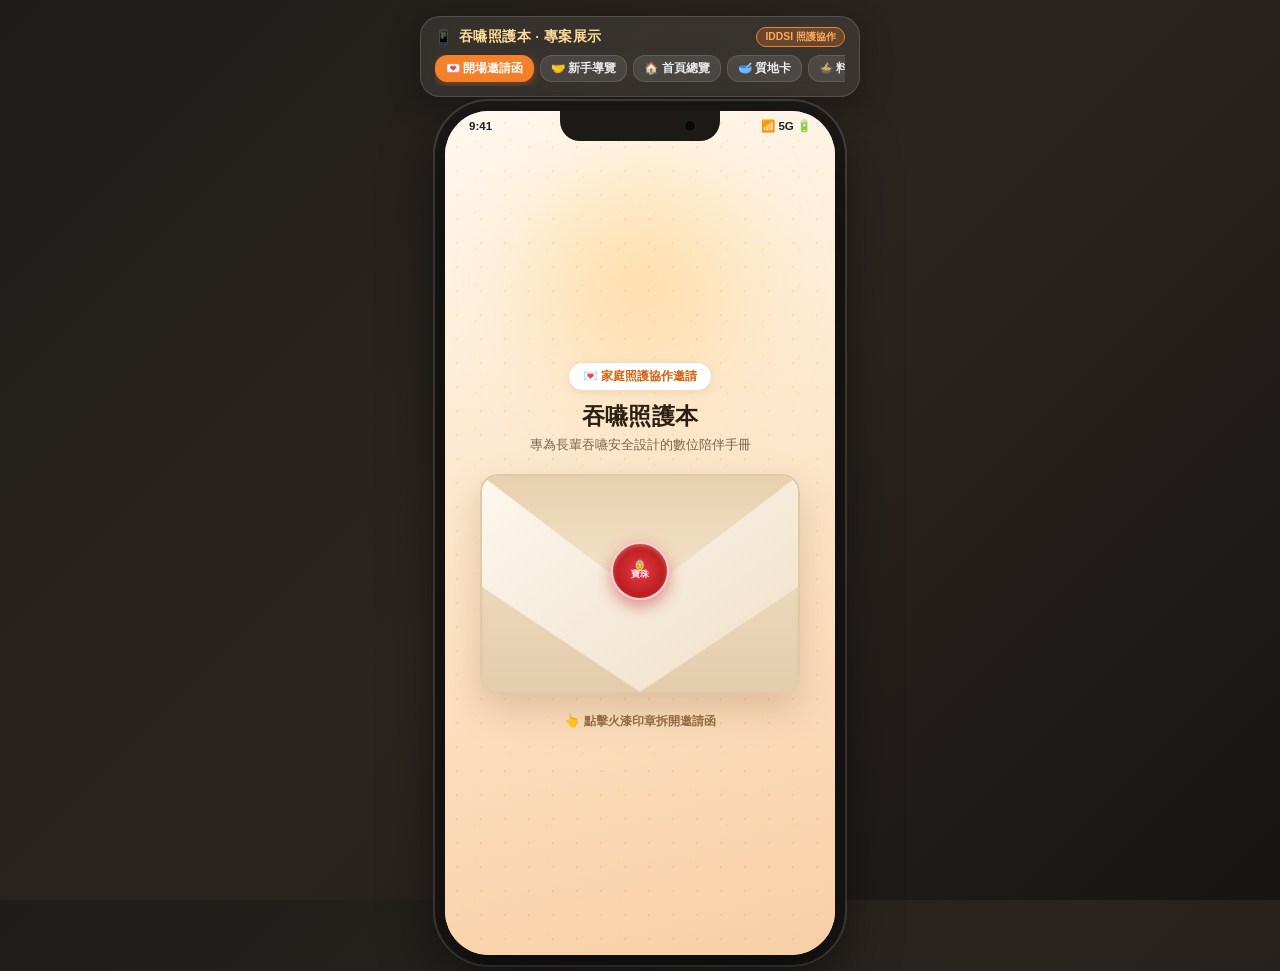
<file: android/app/src/main/assets/www/index.html>
<!doctype html><html><head><meta charset=utf8><meta name=viewport content="width=device-width,initial-scale=1,maximum-scale=1,user-scalable=no,viewport-fit=cover"><meta name="theme-color" content="#1e1b18"><meta name="mobile-web-app-capable" content="yes"><meta name="apple-mobile-web-app-capable" content="yes"><meta name="apple-mobile-web-app-status-bar-style" content="black-translucent"><title>吞嚥照護本</title><style>:root{color-scheme:light;box-sizing:border-box;padding-top:env(safe-area-inset-top,0px);padding-bottom:env(safe-area-inset-bottom,0px)}html{scroll-padding-top:env(safe-area-inset-top,0px);height:100%;}body{margin:0;padding:0;font:14px -apple-system,BlinkMacSystemFont,"Segoe UI",Roboto,"PingFang TC","Microsoft JhengHei",sans-serif;background:#201e1b;color:#141413;-webkit-tap-highlight-color:transparent;-webkit-touch-callout:none;}img{max-width:100%}[hidden]:not([hidden=until-found i]){display:none!important}
  :root{
    --page-bg:#1e1b18; --bg:#fef6ee; --card:#ffffff; --ink:#1c1c1c; --sub:#6b7280;
    --accent:#f6812a; --accent-d:#d6620f; --yellow:#fddb00; --yellow-d:#f5c400;
    --line:#e5e7eb; --teal:#12b8a6; --gold:#eab308;
  }
  *{box-sizing:border-box;}
  body{margin:0;font-family:"PingFang TC","Microsoft JhengHei",sans-serif;background:linear-gradient(135deg, #1f1c19 0%, #2b2520 50%, #171412 100%);min-height:100vh;display:flex;flex-direction:column;align-items:center;padding:16px;color:var(--ink);}
  
  /* ---- Showcase Header Bar ---- */
  .showcase-header{width:100%;max-width:440px;margin-bottom:14px;background:rgba(255,255,255,.08);backdrop-filter:blur(16px);-webkit-backdrop-filter:blur(16px);border:1px solid rgba(255,255,255,.15);border-radius:20px;padding:10px 14px;color:#fff;box-shadow:0 8px 32px rgba(0,0,0,.3);}
  .sc-top{display:flex;align-items:center;justify-content:space-between;margin-bottom:8px;}
  .sc-title{font-size:.85rem;font-weight:800;letter-spacing:.5px;display:flex;align-items:center;gap:6px;color:#ffdd99;}
  .sc-badge{background:rgba(246,129,42,.25);border:1px solid var(--accent);color:#ffaa5e;font-size:.65rem;padding:2px 8px;border-radius:10px;font-weight:700;}
  .sc-nav{display:flex;gap:6px;overflow-x:auto;padding-bottom:4px;-webkit-overflow-scrolling:touch;}
  .sc-btn{flex:0 0 auto;background:rgba(255,255,255,.1);border:1px solid rgba(255,255,255,.12);color:#eee;font-size:.72rem;padding:5px 10px;border-radius:12px;cursor:pointer;transition:all .2s;font-weight:600;}
  .sc-btn:hover,.sc-btn.active{background:var(--accent);border-color:var(--accent);color:#fff;box-shadow:0 2px 8px rgba(246,129,42,.4);}

  /* ---- Phone Device Mockup ---- */
  .phone{width:390px;max-width:100%;height:844px;background:var(--bg);border-radius:44px;box-shadow:0 25px 60px rgba(0,0,0,.6),0 0 0 10px #1c1917,0 0 0 12px rgba(255,255,255,.15);overflow:hidden;position:relative;}
  .phone-notch{position:absolute;top:0;left:50%;transform:translateX(-50%);width:160px;height:30px;background:#1c1917;border-radius:0 0 20px 20px;z-index:50;display:flex;align-items:center;justify-content:center;}
  .notch-cam{width:12px;height:12px;border-radius:50%;background:#09090b;margin-left:auto;margin-right:24px;border:1px solid rgba(255,255,255,.1);}
  .phone-bar{position:absolute;top:8px;left:24px;right:24px;display:flex;justify-content:space-between;align-items:center;font-size:.72rem;font-weight:700;color:#1c1c1c;z-index:49;pointer-events:none;}
  .phone-bar.dark-text{color:#222;}
  .phone-bar.light-text{color:#fff;}

  .screen{height:100%;overflow-y:auto;padding-bottom:96px;position:relative;-webkit-overflow-scrolling:touch;}
  .tabbar{position:absolute;bottom:0;left:0;right:0;height:88px;background:#171717;display:flex;align-items:flex-end;padding-bottom:14px;border-radius:36px 36px 0 0;z-index:20;}
  .tab{flex:1;display:flex;flex-direction:column;align-items:center;justify-content:center;gap:6px;font-size:.68rem;color:#fff;cursor:pointer;background:none;border:none;}
  .tab.active{color:var(--accent);}
  .tab.active .ic svg{stroke:var(--accent);}
  .tab .ic{display:flex;align-items:center;justify-content:center;}
  .tab .ic svg{width:26px;height:26px;stroke:#fff;fill:none;stroke-width:1.6;}
  .tab-spacer{flex:0 0 76px;}
  .tab-bump{position:absolute;left:50%;top:-24px;transform:translateX(-50%);width:140px;height:48px;background:#171717;border-radius:70px 70px 0 0;z-index:19;}
  .fab{position:absolute;left:50%;bottom:56px;transform:translateX(-50%);width:60px;height:60px;border-radius:50%;background:var(--accent);color:#fff;font-size:1.7rem;border:none;display:flex;align-items:center;justify-content:center;cursor:pointer;z-index:21;box-shadow:0 4px 12px rgba(246,129,42,.5);transition:transform .2s;}
  .fab:hover{transform:translateX(-50%) scale(1.06);}

  /* ---- Mobile & Android App Fullscreen Responsive Styling ---- */
  @media (max-width: 600px), (display-mode: standalone), (hover: none) and (pointer: coarse) {
    html, body {
      height: 100%;
      height: 100dvh;
      overflow: hidden;
      padding: 0;
      background: var(--bg);
    }
    .showcase-header {
      display: none !important;
    }
    .phone {
      width: 100vw !important;
      max-width: 100vw !important;
      height: 100vh !important;
      height: 100dvh !important;
      border-radius: 0 !important;
      box-shadow: none !important;
      border: none !important;
    }
    .phone-notch, .phone-bar {
      display: none !important;
    }
    .screen {
      padding-top: env(safe-area-inset-top, 0px);
      padding-bottom: calc(96px + env(safe-area-inset-bottom, 0px));
    }
    .tabbar {
      padding-bottom: calc(14px + env(safe-area-inset-bottom, 0px));
    }
  }

  body.is-android-app {
    padding: 0 !important;
    background: var(--bg) !important;
  }
  body.is-android-app .showcase-header {
    display: none !important;
  }
  body.is-android-app .phone {
    width: 100vw !important;
    max-width: 100vw !important;
    height: 100vh !important;
    height: 100dvh !important;
    border-radius: 0 !important;
    box-shadow: none !important;
    border: none !important;
  }
  body.is-android-app .phone-notch,
  body.is-android-app .phone-bar {
    display: none !important;
  }

  /* ---- 💌 開場邀請函動畫 (Invitation Animation) ---- */
  .inv-container{position:relative;min-height:100%;background:linear-gradient(165deg,#fff8ee 0%,#fde8ce 40%,#f8cfa5 100%);padding:44px 20px 30px;display:flex;flex-direction:column;align-items:center;justify-content:center;overflow:hidden;perspective:1000px;}
  .inv-sparkles{position:absolute;inset:0;background-image:radial-gradient(circle,rgba(246,129,42,.15) 1.5px,transparent 1.5px),radial-gradient(circle,rgba(253,219,0,.2) 1.5px,transparent 1.5px);background-size:24px 24px,36px 36px;background-position:0 0,12px 12px;pointer-events:none;}
  .inv-glow{position:absolute;top:20%;left:50%;transform:translate(-50%,-50%);width:320px;height:320px;background:radial-gradient(circle,rgba(255,200,100,.45) 0%,rgba(255,255,255,0) 70%);border-radius:50%;filter:blur(30px);pointer-events:none;}
  
  .inv-hero{text-align:center;margin-bottom:20px;z-index:2;animation:fadeInDown .8s ease forwards;}
  .inv-tag{display:inline-flex;align-items:center;gap:6px;background:#fff;border:1px solid rgba(246,129,42,.3);color:var(--accent-d);font-size:.75rem;font-weight:800;padding:5px 14px;border-radius:30px;box-shadow:0 2px 8px rgba(0,0,0,.06);margin-bottom:10px;}
  .inv-hero h1{margin:0 0 4px;font-size:1.45rem;font-weight:900;color:#2c2014;letter-spacing:.3px;}
  .inv-hero p{margin:0;font-size:.82rem;color:#7c6248;}

  /* 3D Envelope Component */
  .env-stage{position:relative;width:320px;height:220px;margin-bottom:24px;z-index:5;perspective:1000px;cursor:pointer;}
  .env-body{position:absolute;inset:0;background:linear-gradient(145deg,#fcf7ee 0%,#f0dfc8 100%);border-radius:18px;border:2px solid #dfcaa8;box-shadow:0 15px 35px rgba(138,97,66,.25),inset 0 1px 0 #fff;z-index:2;overflow:visible;}
  .env-pocket{position:absolute;left:0;right:0;bottom:0;height:140px;background:linear-gradient(180deg,#eedbbf 0%,#e4cdad 100%);border-radius:0 0 16px 16px;clip-path:polygon(0% 25%, 50% 100%, 100% 25%, 100% 100%, 0% 100%);z-index:4;box-shadow:inset 0 2px 4px rgba(0,0,0,.04);}
  .env-flap{position:absolute;top:0;left:0;right:0;height:120px;background:linear-gradient(180deg,#e8d0ae 0%,#f5e5ce 100%);border-radius:16px 16px 0 0;clip-path:polygon(0% 0%, 100% 0%, 50% 100%);transform-origin:top center;transition:transform .8s cubic-bezier(.4,0,.2,1);z-index:6;box-shadow:0 3px 8px rgba(0,0,0,.1);}
  .env-stage.open .env-flap{transform:rotateX(180deg);z-index:1;}

  /* Wax Seal */
  .wax-seal{position:absolute;left:50%;top:95px;transform:translate(-50%,-50%);width:58px;height:58px;background:radial-gradient(circle,#e63946 0%,#b71c1c 70%,#7f0000 100%);border-radius:50%;border:2px solid #ffccd5;box-shadow:0 6px 16px rgba(183,28,28,.45),inset 0 2px 4px rgba(255,255,255,.3);display:flex;flex-direction:column;align-items:center;justify-content:center;color:#fff;font-weight:900;font-size:1.4rem;z-index:7;transition:all .3s cubic-bezier(.175,.885,.32,1.275);animation:sealPulse 2s infinite;}
  .wax-seal span{font-size:.58rem;font-weight:800;letter-spacing:.5px;margin-top:-2px;color:#ffebee;}
  .env-stage:hover .wax-seal{transform:translate(-50%,-50%) scale(1.12);box-shadow:0 8px 22px rgba(183,28,28,.6);}
  .env-stage.open .wax-seal{opacity:0;transform:translate(-50%,-50%) scale(0);pointer-events:none;}

  @keyframes sealPulse{
    0%,100%{box-shadow:0 6px 16px rgba(183,28,28,.45),0 0 0 0 rgba(230,57,70,.4);}
    50%{box-shadow:0 8px 20px rgba(183,28,28,.55),0 0 0 10px rgba(230,57,70,0);}
  }

  /* Unfolded Invitation Letter */
  .inv-letter-card{width:100%;max-width:340px;background:#ffffff;border-radius:24px;padding:24px 20px 20px;box-shadow:0 12px 36px rgba(100,70,40,.18),0 1px 3px rgba(0,0,0,.05);border:1px solid #faeade;position:relative;z-index:10;transform:translateY(30px);opacity:0;transition:all .8s cubic-bezier(.16,1,.3,1);display:none;}
  .inv-stage-opened .inv-letter-card{display:block;transform:translateY(0);opacity:1;animation:slideUpCard .7s ease forwards;}
  .inv-stage-opened .env-stage{display:none;}
  .inv-stage-opened .inv-hero{display:none;}

  .letter-stamp{position:absolute;right:18px;top:18px;width:44px;height:44px;border:1.5px dashed #f6812a;border-radius:8px;display:flex;flex-direction:column;align-items:center;justify-content:center;color:#f6812a;font-size:.6rem;font-weight:800;transform:rotate(6deg);}
  .letter-stamp b{font-size:.9rem;}
  .letter-to{font-size:.78rem;font-weight:800;color:#f6812a;margin-bottom:6px;display:flex;align-items:center;gap:4px;}
  .letter-heading{font-size:1.15rem;font-weight:900;color:#1c1c1c;margin:0 0 12px;line-height:1.35;}
  .letter-body{font-size:.82rem;color:#4b453e;line-height:1.65;background:#fdf9f4;border-radius:14px;padding:12px 14px;margin-bottom:14px;border-left:3px solid #f6812a;}
  
  .team-section{margin-bottom:16px;}
  .team-title{font-size:.74rem;font-weight:800;color:#8a7765;margin-bottom:8px;}
  .team-pills{display:flex;flex-direction:column;gap:6px;}
  .team-pill{display:flex;align-items:center;gap:8px;background:#f7f6f3;padding:7px 10px;border-radius:12px;}
  .team-pill .tp-av{font-size:1.1rem;}
  .team-pill .tp-nm{font-size:.78rem;font-weight:700;color:#222;}
  .team-pill .tp-role{font-size:.68rem;color:#888;margin-left:auto;}
  .team-pill.founder{background:#fff3e8;border:1px solid #ffd8b8;}
  .team-pill.founder .tp-role{color:#e75900;font-weight:700;}

  .target-badge{background:linear-gradient(135deg,#fff600 0%,#ffd700 100%);border-radius:14px;padding:10px 14px;display:flex;align-items:center;justify-content:space-between;margin-bottom:16px;box-shadow:0 2px 8px rgba(218,165,32,.25);}
  .tb-left b{display:block;font-size:.84rem;color:#3d3400;font-weight:900;}
  .tb-left span{display:block;font-size:.68rem;color:#6b5c00;}
  .tb-icon{font-size:1.6rem;}

  .inv-actions{display:flex;flex-direction:column;gap:8px;}
  .btn-accept{background:linear-gradient(135deg,#f6812a 0%,#e75900 100%);color:#fff;border:none;padding:13px 20px;border-radius:18px;font-size:.92rem;font-weight:800;cursor:pointer;display:flex;align-items:center;justify-content:center;gap:8px;box-shadow:0 6px 18px rgba(246,129,42,.4);transition:all .2s;}
  .btn-accept:hover{transform:translateY(-2px);box-shadow:0 8px 24px rgba(246,129,42,.5);}
  .btn-replay{background:none;border:1px solid #ddd;color:#777;padding:9px;border-radius:14px;font-size:.76rem;cursor:pointer;font-weight:700;}
  .btn-replay:hover{background:#f5f5f5;color:#333;}

  @keyframes fadeInDown{from{opacity:0;transform:translateY(-20px)}to{opacity:1;transform:translateY(0)}}
  @keyframes slideUpCard{from{opacity:0;transform:translateY(40px) scale(.95)}to{opacity:1;transform:translateY(0) scale(1)}}

  /* ---- 質地卡 ---- */
  .qd-head{padding:16px 16px 10px;}
  .qd-head .tag{color:var(--accent);font-size:.68rem;font-weight:700;margin-bottom:6px;}
  .qd-head h2{margin:0 0 2px;font-size:1.05rem;color:var(--ink);}
  .qd-head p{margin:0;font-size:.78rem;color:var(--sub);}
  .qd-section-title{padding:14px 16px 0;font-size:.95rem;font-weight:700;color:var(--ink);}
  .qd-section-sub{padding:2px 16px 0;font-size:.75rem;color:var(--sub);}
  .split-card{display:flex;height:200px;border-radius:18px;overflow:hidden;margin:10px 16px;box-shadow:0 2px 8px rgba(0,0,0,.15);}
  .split-half{flex:1;position:relative;cursor:pointer;display:flex;align-items:flex-end;padding:14px;border:none;text-align:left;font:inherit;}
  .split-half .lbl{color:#fff;font-weight:800;font-size:1.02rem;text-shadow:0 1px 4px rgba(0,0,0,.5);}
  .split-video-a{background:linear-gradient(160deg,#c8946a 0%,#8a6142 100%);}
  .split-video-b{background:linear-gradient(160deg,#8a6142 0%,#4a3222 100%);}
  .split-menu-a{background:linear-gradient(160deg,#d8cda0 0%,#b7ae85 100%);}
  .split-menu-b{background:linear-gradient(160deg,#b7ae85 0%,#6f7050 100%);}
  .split-menu-a .lbl,.split-menu-b .lbl{color:#2c2a1e;text-shadow:none;}
  .qd-scroll{display:flex;gap:10px;overflow-x:auto;padding:10px 16px 4px;-webkit-overflow-scrolling:touch;}
  .qd-card{flex:0 0 128px;height:158px;border-radius:24px;position:relative;overflow:hidden;cursor:pointer;border:none;padding:0;display:block;}
  .qd-card .qd-bg{position:absolute;inset:0;}
  .qd-card .qd-overlay{position:absolute;inset:0;background:linear-gradient(to bottom, rgba(255,255,255,.15) 0%, rgba(0,0,0,.55) 100%);}
  .qd-card .qd-lbl{position:absolute;left:0;right:0;bottom:14px;z-index:1;color:#fff;text-align:center;padding:0 6px;}
  .qd-card .qd-lbl b{display:block;font-size:1.05rem;font-weight:800;text-shadow:0 1px 4px rgba(0,0,0,.4);}
  .qd-card .qd-lbl span{display:block;font-size:.66rem;margin-top:2px;text-shadow:0 1px 4px rgba(0,0,0,.4);}
  .qd-toolkit{display:flex;gap:10px;padding:14px 16px 20px;}
  .qd-toolkit .qd-tk-card{flex:1;height:200px;border-radius:24px;background:linear-gradient(160deg,#f3ead9 0%,#d9c9a4 100%);display:flex;align-items:center;justify-content:center;font-size:2rem;color:#a98a55;}

  /* ---- 質地測定示範 detail page ---- */
  .st-topbar{background:#e75900;color:#fff;padding:20px 16px 18px;position:relative;border-radius:0 0 30px 30px;}
  .st-back{position:absolute;left:16px;top:18px;background:none;border:none;color:#fff;font-size:1.3rem;cursor:pointer;padding:4px 8px;}
  .st-topbar h2{margin:0 0 10px;text-align:center;font-size:1rem;font-weight:800;}
  .st-warn{display:flex;align-items:center;justify-content:center;gap:6px;font-size:.68rem;font-weight:700;}
  .st-pillrow{display:flex;gap:8px;overflow-x:auto;padding:14px 16px;}
  .st-pill{flex:0 0 auto;border:1.5px solid var(--accent);color:var(--accent);border-radius:20px;padding:8px 16px;font-size:.82rem;font-weight:700;background:var(--card);cursor:pointer;white-space:nowrap;}
  .st-pill.active{background:var(--accent);color:#fff;}
  .st-section{background:var(--card);border-radius:16px;margin:0 16px 16px;padding:16px;box-shadow:0 1px 4px rgba(0,0,0,.08);}
  .st-section h3{margin:0 0 4px;font-size:.9rem;color:var(--accent);}
  .st-section .exp{font-size:.78rem;color:var(--sub);margin:0 0 10px;}
  .st-video-label{font-size:.82rem;font-weight:700;margin:12px 0 6px;color:var(--ink);}
  .st-video-label:first-of-type{margin-top:0;}
  .st-video{width:100%;aspect-ratio:16/9;border-radius:12px;background:linear-gradient(160deg,#e7dcc8 0%,#c9a876 100%);display:flex;align-items:center;justify-content:center;color:#777;font-size:.75rem;overflow:hidden;position:relative;}
  .st-video iframe{width:100%;height:100%;border:none;border-radius:12px;}
  .credits-footer{margin:24px 0 0;background:#e75900;border-radius:30px 30px 0 0;padding:20px 24px 28px 24px;color:#fff;position:relative;}
  .credits-footer .cf-title{font-size:.75rem;font-weight:700;margin:0 0 12px;line-height:1.5;text-align:center;}
  .credits-row{display:flex;align-items:flex-start;gap:8px;font-size:.75rem;font-weight:700;line-height:1.5;margin-bottom:4px;}
  .credits-row .bar{width:4px;flex:0 0 4px;align-self:stretch;min-height:16px;background:#fff;border-radius:1px;}
  .cf-badge{position:absolute;right:16px;bottom:12px;width:32px;height:32px;border-radius:16px;background:#fff;display:flex;align-items:center;justify-content:center;font-size:1rem;overflow:hidden;}
  .st-video-link{display:flex;flex-direction:column;align-items:center;justify-content:center;gap:10px;width:100%;height:100%;text-decoration:none;}
  .st-video-link .play-badge{width:54px;height:54px;border-radius:50%;background:rgba(255,255,255,.9);color:var(--accent-d);display:flex;align-items:center;justify-content:center;font-size:1.3rem;box-shadow:0 2px 8px rgba(0,0,0,.2);}
  .st-video-link .yt-caption{font-size:.72rem;font-weight:700;color:#5a4326;}

  /* ---- 示範料理 detail page ---- */
  .mn-info{font-size:.68rem;text-align:center;opacity:.9;margin-bottom:4px;}
  .mn-nutri{font-size:.66rem;text-align:center;opacity:.85;}
  .mn-intro{background:var(--card);border-radius:16px;margin:0 16px 16px;padding:16px;box-shadow:0 1px 4px rgba(0,0,0,.08);font-size:.78rem;color:var(--sub);line-height:1.7;}
  .mn-intro h3{margin:0 0 8px;font-size:.9rem;color:var(--ink);}
  .mn-ing{font-size:.76rem;color:var(--sub);margin:0 0 10px;}
  .mn-photo{width:100%;height:160px;border-radius:14px;background:#e5e5e5;}
  .mn-warn{font-size:.7rem;color:var(--accent);margin:0 0 8px;line-height:1.5;}

  /* ---- 自家菜 / 安心錄 shared ---- */
  .yellow-panel{background:var(--yellow);padding:14px 16px 16px;}
  .yp-row{display:flex;justify-content:space-between;align-items:center;}
  .pill-white{background:#fff;border-radius:20px;padding:6px 12px;font-size:.72rem;font-weight:700;color:#222;display:inline-flex;align-items:center;gap:5px;}
  .avatar{width:32px;height:32px;border-radius:50%;background:#fff;display:flex;align-items:center;justify-content:center;font-size:1rem;overflow:hidden;}
  .calendar{display:grid;grid-template-columns:repeat(7,1fr);gap:4px;margin-top:10px;}
  .cal-h{text-align:center;font-size:.62rem;color:#8a6d00;}
  .cal-d{aspect-ratio:1;display:flex;align-items:center;justify-content:center;border-radius:8px;font-size:.75rem;cursor:pointer;border:none;background:transparent;color:#333;}
  .cal-d.sel{background:#fff;font-weight:800;}
  .cal-d.has::after{content:"";display:block;width:4px;height:4px;border-radius:50%;background:var(--accent);position:relative;top:9px;}
  .today-title{font-weight:800;font-size:1rem;margin:12px 0 2px;color:#222;}
  .today-sub{font-size:.78rem;color:#3a3226;}
  .entry-item{display:flex;gap:10px;align-items:center;background:rgba(255,255,255,.75);border-radius:12px;padding:9px 12px;margin-top:8px;box-shadow:0 1px 3px rgba(0,0,0,.04);}
  .entry-item .entry-badge{width:38px;height:38px;border-radius:10px;background:#fff;display:flex;align-items:center;justify-content:center;font-size:1.2rem;box-shadow:0 1px 3px rgba(0,0,0,.08);flex-shrink:0;}
  .entry-item .who{font-size:.7rem;font-weight:700;color:#222;}
  .entry-item .what{font-size:.74rem;color:#444;font-weight:600;}
  .entry-item .time{margin-left:auto;font-size:.65rem;color:#666;font-weight:600;}

  .form-panel{background:var(--card);border-radius:20px 20px 0 0;margin-top:-14px;position:relative;padding:16px;box-shadow:0 -2px 10px rgba(0,0,0,.08);}
  .fp-head{display:flex;align-items:center;gap:10px;margin-bottom:12px;}
  .fp-head .dsel{font-weight:800;font-size:1rem;color:var(--ink);}
  .seg{display:flex;background:var(--line);border-radius:14px;padding:2px;font-size:.7rem;margin-left:auto;}
  .seg span{padding:5px 10px;border-radius:12px;cursor:pointer;color:var(--ink);}
  .seg span.on{background:var(--teal);color:#fff;font-weight:700;}
  .cam-btn{width:30px;height:30px;border-radius:50%;border:1px solid var(--line);background:var(--card);display:flex;align-items:center;justify-content:center;cursor:pointer;}
  .f-field{border:1.5px solid var(--accent);border-radius:22px;padding:9px 14px;margin-bottom:10px;display:flex;align-items:center;gap:8px;}
  .f-field label{color:var(--accent);font-size:.8rem;font-weight:700;flex-shrink:0;}
  .f-field input,.f-field select{border:none;outline:none;flex:1;font-size:.85rem;background:transparent;color:var(--ink);text-align:right;min-width:0;}
  .f-field .icon-r{font-size:1rem;flex-shrink:0;}
  .btn-primary{background:var(--accent);color:#fff;border:none;padding:11px;border-radius:14px;font-size:.86rem;font-weight:700;cursor:pointer;width:100%;}
  .list-title{font-size:.9rem;font-weight:700;margin:16px 0 8px;color:var(--ink);}
  .empty{text-align:center;color:var(--sub);font-size:.82rem;padding:24px 0;}

  /* ---- 安心錄 last visit ---- */
  .visit-hero{background:var(--yellow);border-radius:16px;padding:14px 16px;margin:0 16px;box-shadow:0 4px 0 var(--yellow-d);}
  .visit-hero .vh-meta{font-size:.78rem;font-weight:800;color:#2a2200;border-bottom:1px solid rgba(0,0,0,.15);padding-bottom:8px;margin-bottom:8px;}
  .visit-hero .vh-body{font-size:.8rem;line-height:1.6;margin-bottom:6px;color:#2a2200;}
  .visit-hero .vh-by{font-size:.72rem;color:#5c4a00;}
  .date-chip-row{display:flex;gap:10px;overflow-x:auto;padding:14px 16px;}
  .date-chip{flex:0 0 78px;height:78px;border-radius:14px;background:linear-gradient(160deg,var(--yellow) 0%,var(--accent) 100%);color:#2a2200;display:flex;flex-direction:column;align-items:flex-start;justify-content:center;padding:8px 10px;cursor:pointer;}
  .date-chip b{font-size:.68rem;}
  .date-chip .dnum{font-size:1.3rem;font-weight:800;}
  .date-chip .dtag{font-size:.6rem;}

  /* ---- 長輩卡 ---- */
  .elder-head{display:flex;align-items:center;gap:14px;padding:20px 16px 8px;}
  .elder-head .photo{width:64px;height:64px;border-radius:50%;background:var(--line);flex-shrink:0;}
  .elder-head h2{margin:0;font-size:1.15rem;color:var(--ink);}
  .elder-head .sub-tag{font-size:.65rem;color:var(--sub);font-weight:400;margin-left:4px;}
  .chip-small{display:inline-block;border:1px solid var(--accent);color:var(--accent);border-radius:14px;padding:3px 10px;font-size:.7rem;margin-top:6px;margin-right:6px;}
  .care-item{display:flex;align-items:center;gap:10px;padding:10px 0;border-bottom:1px solid var(--line);}
  .care-item .photo{width:38px;height:38px;border-radius:50%;background:var(--line);flex-shrink:0;}
  .care-item .nm{font-size:.85rem;font-weight:700;color:var(--ink);}
  .care-item .role{font-size:.68rem;color:var(--sub);font-weight:400;margin-left:4px;}
  .care-item .upd{font-size:.7rem;color:var(--accent);margin-top:2px;}
  .photo-grid{display:flex;gap:6px;overflow-x:auto;padding-bottom:4px;}
  .photo-grid .ph{flex:0 0 100px;height:120px;border-radius:8px;background:#ccc center/cover;position:relative;}
  .photo-grid .ph span{position:absolute;left:6px;bottom:6px;color:#fff;font-size:.65rem;text-shadow:0 1px 3px rgba(0,0,0,.7);}

  .toast{position:absolute;bottom:90px;left:50%;transform:translateX(-50%);background:#222;color:#fff;padding:8px 16px;border-radius:20px;font-size:.78rem;z-index:60;opacity:0;transition:opacity .2s;pointer-events:none;}
  .toast.show{opacity:1;}

  /* ---- Onboarding ---- */
  .onboard-wrap{position:relative;height:100%;background:linear-gradient(190deg,#fffcac 10%,#fff600 49%,#ddb23b 106%);display:flex;flex-direction:column;align-items:center;justify-content:flex-end;overflow:hidden;}
  .onboard-illust{flex:1;display:flex;align-items:center;justify-content:center;font-size:7rem;padding-top:40px;}
  .onboard-card{background:#f9f9f9;border-radius:50px 50px 0 0;box-shadow:inset 0 5px 10px 3px rgba(0,0,0,.05);width:100%;padding:40px 24px 56px;text-align:center;position:relative;}
  .onboard-card h2{margin:0 0 8px;font-size:1.6rem;font-weight:800;color:#000;}
  .onboard-card p{margin:0;font-size:1.05rem;color:#999;}
  .onboard-dots{display:flex;gap:6px;justify-content:center;margin-top:22px;}
  .onboard-dots span{width:8px;height:8px;border-radius:4px;background:#ddd;display:inline-block;}
  .onboard-dots span.on{width:24px;background:#f9b600;}
  .onboard-next{position:absolute;right:20px;bottom:24px;background:#474747;color:#fff;border:none;border-radius:100px;padding:10px 18px;font-size:.78rem;cursor:pointer;}
  .onboard-next.last{background:#000;}

  /* ---- Home ---- */
  .home-hero{background:#fff600;border-radius:0 0 41px 41px;padding:24px 16px 60px;position:relative;}
  .home-toprow{display:flex;align-items:center;gap:6px;font-size:.85rem;font-weight:700;color:#000;}
  .home-toprow .chev{font-size:.7rem;color:#555;}
  .home-date{font-size:1.4rem;font-weight:800;color:#000;margin:14px 0 2px;}
  .home-greet{font-size:1.15rem;font-weight:800;color:#000;margin:0 0 16px;}
  .home-cta{display:flex;flex-direction:column;gap:8px;width:62%;}
  .home-cta button{background:#fff;border-radius:18px;padding:9px 14px;font-size:.8rem;font-weight:700;text-align:left;cursor:pointer;display:flex;align-items:center;gap:6px;}
  .home-cta button.meal{border:1px solid #ff5100;color:#ff5100;}
  .home-cta button.visit{border:1px solid #c7c000;color:#c7c000;}
  .home-level{position:absolute;right:16px;bottom:16px;text-align:right;color:#c7c000;}
  .home-level .lv-lbl{font-size:.72rem;font-weight:700;}
  .home-level .lv-num{font-size:2rem;font-weight:800;line-height:1;}
  .home-level .lv-tail{font-size:.72rem;font-weight:700;}
  .home-level .lv-bowl{font-size:2.6rem;margin-top:2px;}
  .home-logs{padding:0 16px;margin-top:-30px;position:relative;z-index:2;}
  .log-card{border-radius:41px;padding:18px 16px;display:flex;gap:12px;margin-bottom:12px;}
  .log-card.current{background:#f5f5f5;}
  .log-card.past{background:rgba(245,245,245,.6);}
  .log-date{flex:0 0 52px;text-align:center;}
  .log-date .dn{font-size:1.8rem;font-weight:800;color:#676767;line-height:1;}
  .log-date .dm{font-size:.85rem;color:#ddd;font-weight:700;}
  .log-rows{flex:1;display:flex;flex-direction:column;gap:6px;}
  .log-badge{align-self:flex-start;background:#ff5100;color:#fff;font-size:.65rem;font-weight:700;border-radius:10px;padding:3px 8px;margin-bottom:2px;}
  .log-row{background:rgba(255,255,255,.85);border-radius:23px;padding:9px 12px;font-size:.75rem;font-weight:700;color:#333;display:flex;align-items:center;gap:6px;}
  .log-card.past .log-row{background:rgba(255,255,255,.6);}
</style></head><body>

<!-- 🌟 全專案展示導覽列 (Showcase Controller) -->
<div class="showcase-header">
  <div class="sc-top">
    <div class="sc-title"><span>📱</span> 吞嚥照護本 · 專案展示</div>
    <div class="sc-badge">IDDSI 照護協作</div>
  </div>
  <div class="sc-nav" id="showcaseNav">
    <button class="sc-btn active" data-sc="invitation">💌 開場邀請函</button>
    <button class="sc-btn" data-sc="onboard">🤝 新手導覽</button>
    <button class="sc-btn" data-sc="home">🏠 首頁總覽</button>
    <button class="sc-btn" data-sc="texture">🥣 質地卡</button>
    <button class="sc-btn" data-sc="menu-5">🍲 料理示範</button>
    <button class="sc-btn" data-sc="meal">🍳 自家菜</button>
    <button class="sc-btn" data-sc="visit">📋 安心錄</button>
    <button class="sc-btn" data-sc="elder">👵 長輩卡</button>
  </div>
</div>

<!-- 📱 手機模擬外框 -->
<div class="phone">
  <div class="phone-notch"><div class="notch-cam"></div></div>
  <div class="phone-bar" id="phoneBar">
    <span>9:41</span>
    <span style="display:flex;gap:4px;align-items:center;">📶 5G 🔋</span>
  </div>
  <div class="screen" id="screen"></div>
  <div class="tab-bump"></div>
  <div class="fab" id="fab">＋</div>
  <div class="tabbar" id="tabbar">
    <button class="tab" data-tab="texture">
      <span class="ic"><svg viewBox="0 0 24 24"><rect x="2" y="4" width="20" height="16" rx="3"/><path d="M9 4v16M4 9h5M4 15h5"/><path d="M13 9l4 3-4 3z"/></svg></span>質地卡
    </button>
    <button class="tab" data-tab="meal">
      <span class="ic"><svg viewBox="0 0 24 24"><path d="M12 3a3 3 0 0 1 3 3v6a3 3 0 0 1-6 0V6a3 3 0 0 1 3-3z"/><path d="M6 11a6 6 0 0 0 12 0M12 17v4"/></svg></span>自家菜
    </button>
    <div class="tab-spacer"></div>
    <button class="tab" data-tab="visit">
      <span class="ic"><svg viewBox="0 0 24 24"><circle cx="12" cy="12" r="9"/><path d="M9 8v4a3 3 0 0 0 6 0V8"/><circle cx="6.5" cy="15.5" r="1"/></svg></span>安心錄
    </button>
    <button class="tab" data-tab="elder">
      <span class="ic"><svg viewBox="0 0 24 24"><circle cx="12" cy="8" r="4"/><path d="M4 20c0-4 4-6 8-6s8 2 8 6"/></svg></span>長輩卡
    </button>
  </div>
  <div class="toast" id="toast"></div>
</div>

<script>
/* ---------------- data / storage ---------------- */
const STORE_MEALS = "ansimjia_meals";
const STORE_VISITS = "ansimjia_visits";
const PATIENT = { name:"陳寶珠", age:78, level:"Level 4以下" };

function loadMeals(){ try{ return JSON.parse(localStorage.getItem(STORE_MEALS)||"[]"); }catch(e){ return []; } }
function saveMeals(arr){ try{ localStorage.setItem(STORE_MEALS, JSON.stringify(arr)); }catch(e){} }
function loadVisits(){ try{ return JSON.parse(localStorage.getItem(STORE_VISITS)||"[]"); }catch(e){ return []; } }
function saveVisits(arr){ try{ localStorage.setItem(STORE_VISITS, JSON.stringify(arr)); }catch(e){} }

function seedIfEmpty(){
  if(loadMeals().length===0){
    saveMeals([{id:1, date: fmt(new Date()), time:"10:03", who:"阿妮", name:"一杯燕麥", cat:"drink"}]);
  }
  if(loadVisits().length===0){
    saveVisits([{id:1, date:"2026-08-20", time:"10:33", clinic:"台北醫院", doctor:"陳醫師",
       note:"評估吞嚥功能穩定，建議持續Level 5質地，三個月後複診。", recorder:"阿妮 看護"}]);
  }
}
function fmt(d){ const p=n=>String(n).padStart(2,"0"); return `${d.getFullYear()}-${p(d.getMonth()+1)}-${p(d.getDate())}`; }
function uid(){ return Date.now()+Math.floor(Math.random()*1000); }

/* ---------------- 質地測定示範 內容資料 ---------------- */
const SELF_TEST_DATA = {
  "12": {
    title: "Level 1-2．質地測定示範",
    warn: "工具包並未提供針筒，需自行至藥局購買10毫升針筒。",
    sections: [
      { key:"step", pill:"步驟教學", heading:"步驟教學", videos:[{label:null, videoId:"ZAgWRgrYxpQ"}] },
      { key:"l1", pill:"Level 1", heading:"Level 1", exp:"範例：優酪乳、桂格喝的燕麥",
        videos:[{label:"優酪乳", videoId:"na2gVQXbpEU"},{label:"喝的貴格燕麥", videoId:"C4ozJu4w994"}] },
      { key:"l2", pill:"Level 2", heading:"Level 2", exp:"範例：酪梨牛奶、果菜汁加增稠劑",
        videos:[{label:"酪梨牛奶", videoId:"RKBnwPXRSU0"},{label:"果菜汁加增稠劑", videoId:"MyJ1kkomUUY"}] }
    ]
  },
  "3": {
    title: "Level 3．質地測定示範",
    warn: "工具包並未提供針筒，需自行至藥局購買10毫升針筒。",
    sections: [
      { key:"step", pill:"步驟教學", heading:"步驟教學", videos:[{label:null}] },
      { key:"fruit", pill:"果漿", heading:"果漿", exp:"滴管測試、叉子滴落測試",
        videos:[{label:"滴管測試"},{label:"叉子滴落測試"}] },
      { key:"jelly", pill:"燒仙草", heading:"燒仙草", exp:"滴管測試、叉子滴落測試",
        videos:[{label:"滴管測試"},{label:"叉子滴落測試"}] }
    ]
  },
  "4": { title:"Level 4．質地測定示範", warn:"叉子滴落測試：食物應可通過測試不滴落。",
    sections:[{ key:"step", pill:"步驟教學", heading:"步驟教學", videos:[{label:null}] }] },
  "5": { title:"Level 5．質地測定示範", warn:"湯匙傾斜測試：食物應能保持形狀不易散開。",
    sections:[{ key:"step", pill:"步驟教學", heading:"步驟教學", videos:[{label:null}] }] },
  "6": { title:"Level 6．質地測定示範", warn:"叉子壓力檢測：食物應可用叉子輕鬆壓碎。",
    sections:[{ key:"step", pill:"步驟教學", heading:"步驟教學", videos:[{label:null}] }] }
};

/* ---------------- onboarding & invitation ---------------- */
const ONBOARD_KEY = "ansimjia_onboarded";
const ONBOARD_SLIDES = [
  { emoji:"🤝", title:"溫暖陪伴", sub:"安心陪伴，不再單打獨鬥" },
  { emoji:"🎬", title:"專業分級", sub:"專業依據影片，不再憑感覺" },
  { emoji:"📖", title:"紀錄無憂", sub:"紀錄不遺忘，回顧看得見" }
];

/* ---------------- state ---------------- */
const state = { 
  tab: "invitation", 
  mealSelDate: fmt(new Date()), 
  textureView: "list", 
  selftestKey: null, 
  onboardStep: 1,
  invitationOpen: false
};

function toast(msg){
  const el = document.getElementById("toast");
  el.textContent = msg;
  el.classList.add("show");
  setTimeout(()=>el.classList.remove("show"), 1600);
}

/* ---------------- render dispatcher ---------------- */
function render(){
  const screen = document.getElementById("screen");
  const tabbar = document.getElementById("tabbar");
  const fabEl = document.getElementById("fab");
  const bumpEl = document.querySelector(".tab-bump");
  const phoneBar = document.getElementById("phoneBar");

  // Phone status bar color matching
  if(phoneBar){
    phoneBar.className = (state.tab==="onboard" || state.tab==="home" || state.tab==="invitation") ? "phone-bar dark-text" : "phone-bar light-text";
  }

  // Update showcase active button
  document.querySelectorAll(".sc-btn").forEach(btn=>{
    const sc = btn.dataset.sc;
    let isActive = false;
    if(sc === "invitation" && state.tab === "invitation") isActive = true;
    else if(sc === "onboard" && state.tab === "onboard") isActive = true;
    else if(sc === "home" && state.tab === "home") isActive = true;
    else if(sc === "texture" && state.tab === "texture" && state.textureView === "list") isActive = true;
    else if(sc === "menu-5" && state.tab === "texture" && state.textureView === "menu" && state.selftestKey === "5") isActive = true;
    else if(sc === "meal" && state.tab === "meal") isActive = true;
    else if(sc === "visit" && state.tab === "visit") isActive = true;
    else if(sc === "elder" && state.tab === "elder") isActive = true;
    btn.classList.toggle("active", isActive);
  });

  const isFullscreenView = (state.tab==="invitation" || state.tab==="onboard" || (state.tab==="texture" && state.textureView!=="list"));

  if(state.tab==="invitation"){
    screen.innerHTML = renderInvitation();
    tabbar.style.display = "none";
    if(bumpEl) bumpEl.style.display = "none";
    fabEl.style.display = "none";
    screen.style.paddingBottom = "0px";
    screen.scrollTop = 0;
    wireEvents();
    return;
  } else if(state.tab==="onboard"){
    screen.innerHTML = renderOnboarding(state.onboardStep);
    tabbar.style.display = "none";
    if(bumpEl) bumpEl.style.display = "none";
    fabEl.style.display = "none";
    screen.style.paddingBottom = "0px";
    screen.scrollTop = 0;
    wireEvents();
    return;
  } else if(state.tab==="home"){
    screen.innerHTML = renderHome();
    tabbar.style.display = "flex";
  } else if(state.tab==="texture" && state.textureView==="selftest"){
    screen.innerHTML = renderSelfTestDetail(state.selftestKey);
    tabbar.style.display = "none";
  } else if(state.tab==="texture" && state.textureView==="menu"){
    screen.innerHTML = renderMenuDetail(state.selftestKey);
    tabbar.style.display = "none";
  } else if(state.tab==="texture"){
    screen.innerHTML = renderTexture();
    tabbar.style.display = "flex";
  } else if(state.tab==="meal"){
    screen.innerHTML = renderMeal();
    tabbar.style.display = "flex";
  } else if(state.tab==="visit"){
    screen.innerHTML = renderVisit();
    tabbar.style.display = "flex";
  } else if(state.tab==="elder"){
    screen.innerHTML = renderElder();
    tabbar.style.display = "flex";
  }

  if(bumpEl) bumpEl.style.display = isFullscreenView ? "none" : "block";
  fabEl.style.display = isFullscreenView ? "none" : "flex";
  screen.style.paddingBottom = isFullscreenView ? "0px" : "96px";
  screen.scrollTop = 0;
  
  document.querySelectorAll(".tab").forEach(b=>{
    b.classList.toggle("active", b.dataset.tab===state.tab);
  });
  wireEvents();
}

/* ---------------- 💌 開場邀請函 (Caregiver Invitation) ---------------- */
function renderInvitation(){
  const isOpen = state.invitationOpen;
  return `
  <div class="inv-container ${isOpen ? 'inv-stage-opened' : ''}">
    <div class="inv-sparkles"></div>
    <div class="inv-glow"></div>

    <!-- 頂部標題（未拆信時） -->
    <div class="inv-hero">
      <div class="inv-tag">💌 家庭照護協作邀請</div>
      <h1>吞嚥照護本</h1>
      <p>專為長輩吞嚥安全設計的數位陪伴手冊</p>
    </div>

    <!-- 3D 信封主體 -->
    <div class="env-stage ${isOpen ? 'open' : ''}" id="envelopeStage">
      <div class="env-body">
        <div class="env-pocket"></div>
        <div class="env-flap"></div>
        <div class="wax-seal" id="waxSealBtn">
          <span>👵</span>
          <span>寶珠</span>
        </div>
      </div>
      <div style="position:absolute;bottom:-36px;left:0;right:0;text-align:center;font-size:.78rem;font-weight:800;color:#936c44;animation:fadeInDown 1s infinite alternate;">
        👆 點擊火漆印章拆開邀請函
      </div>
    </div>

    <!-- 展開後的邀請函卡片 -->
    <div class="inv-letter-card">
      <div class="letter-stamp">
        <b>IDDSI</b>
        <span>照護認證</span>
      </div>

      <div class="letter-to">💌 致 最關心寶珠奶奶的家人與夥伴</div>
      <h2 class="letter-heading">邀請您加入《陳寶珠奶奶》的吞嚥照護團隊</h2>

      <div class="letter-body">
        照顧長輩的每一餐，都是我們最深的牽掛與愛。<br><br>
        誠摯邀請您一同使用<b>《吞嚥照護本》</b>，共同記錄每日餐食質地、觀看專業 IDDSI 分級示範影片、掌握門診醫囑叮嚀，陪伴奶奶安心進食每一天！
      </div>

      <!-- 目標質地 -->
      <div class="target-badge">
        <div class="tb-left">
          <b>陳寶珠奶奶 · 目前目標質地</b>
          <span>Level 4 糊狀 / 軟質飲食（一口量）</span>
        </div>
        <div class="tb-icon">🍲</div>
      </div>

      <!-- 照護團隊列表 -->
      <div class="team-section">
        <div class="team-title">👥 協作成員（共 3 位已加入）</div>
        <div class="team-pills">
          <div class="team-pill founder">
            <span class="tp-av">👩‍⚕️</span>
            <span class="tp-nm">阿妮</span>
            <span class="tp-role">看護（邀請發起人）</span>
          </div>
          <div class="team-pill">
            <span class="tp-av">👩</span>
            <span class="tp-nm">王麗麗</span>
            <span class="tp-role">大女兒（已加入）</span>
          </div>
          <div class="team-pill">
            <span class="tp-av">🧔</span>
            <span class="tp-nm">王大樹</span>
            <span class="tp-role">二兒子（已加入）</span>
          </div>
        </div>
      </div>

      <!-- 操作按鈕 -->
      <div class="inv-actions">
        <button class="btn-accept" id="btnAcceptInvitation">
          <span>✨ 接受邀請 · 進入照護本</span>
          <span>➔</span>
        </button>
        <button class="btn-replay" id="btnReplayInvitation">
          <span>🔁 重新體驗拆信動畫</span>
        </button>
      </div>
    </div>
  </div>`;
}

/* ---------------- Onboarding ---------------- */
function renderOnboarding(step){
  const s = ONBOARD_SLIDES[step-1];
  const isLast = step===ONBOARD_SLIDES.length;
  return `
  <div class="onboard-wrap">
    <div class="onboard-illust">${s.emoji}</div>
    <div class="onboard-card">
      <h2>${s.title}</h2>
      <p>${s.sub}</p>
      <div class="onboard-dots">${ONBOARD_SLIDES.map((_,i)=>`<span class="${i+1===step?"on":""}"></span>`).join("")}</div>
      <button class="onboard-next ${isLast?"last":""}" id="onboardNext">${isLast? "開始紀錄" : "下一頁"}</button>
    </div>
  </div>`;
}

/* ---------------- Home（主頁） ---------------- */
function renderHome(){
  const d = new Date();
  const dateStr = `${d.getFullYear()} / ${String(d.getMonth()+1).padStart(2,"0")} / ${String(d.getDate()).padStart(2,"0")}`;
  const allMeals = loadMeals();
  const byDate = {};
  allMeals.forEach(m=>{ (byDate[m.date]=byDate[m.date]||[]).push(m); });
  const dates = Object.keys(byDate).sort((a,b)=>b.localeCompare(a)).slice(0,2);
  const cardDates = dates.length? dates : [fmt(d)];
  const MON = ["JAN","FEB","MAR","APR","MAY","JUN","JUL","AUG","SEP","OCT","NOV","DEC"];
  return `
  <div class="home-hero">
    <div class="home-toprow">陳寶珠的吞嚥照護本 <span class="chev">▾</span></div>
    <div class="home-date">${dateStr}</div>
    <div class="home-greet">早安！阿嬤今天吃飯了嗎？</div>
    <div class="home-cta">
      <button class="meal" data-goto="home-meal">＋ 餐食紀錄</button>
      <button class="visit" data-goto="home-visit">＋ 診斷回顧</button>
    </div>
    <div class="home-level">
      <div class="lv-lbl">寶珠阿嬤可以吃</div>
      <div class="lv-num">Level 4</div>
      <div class="lv-tail">以下</div>
      <div class="lv-bowl">🍲</div>
    </div>
  </div>
  <div class="home-logs">
    ${cardDates.map((dt,i)=>{
      const items = byDate[dt]||[];
      const dobj = new Date(dt+"T00:00:00");
      const rows = items.length
        ? items.slice(0,3).map(it=>`<div class="log-row">🍽 ${it.name}</div>`)
        : (i===0
            ? [`<div class="log-row">🍚 地瓜粥</div>`,`<div class="log-row">💧 1200ml</div>`,`<div class="log-row">🕒 早餐、午餐</div>`]
            : [`<div class="log-row">🍚 南瓜燉飯</div>`,`<div class="log-row">💧 950ml</div>`]);
      return `
      <div class="log-card ${i===0?"current":"past"}">
        <div class="log-date"><div class="dn">${String(dobj.getDate()).padStart(2,"0")}</div><div class="dm">${MON[dobj.getMonth()]}</div></div>
        <div class="log-rows">
          ${i===0? `<div class="log-badge">回診日</div>` : ""}
          ${rows.join("")}
        </div>
      </div>`;
    }).join("")}
  </div>`;
}

/* ---------------- 質地卡 ---------------- */
const IMG_LOGO = "[data-uri]";
const IMG_TOOLKIT = "[data-uri]";
const IMG_MENU7 = "[data-uri]";
const IMG_MENU6 = "[data-uri]";
const IMG_MENU5 = "[data-uri]";
const IMG_LEVEL6 = "[data-uri]";
const IMG_LEVEL5 = "[data-uri]";
const IMG_LEVEL4 = "[data-uri]";
const IMG_LEVEL3 = "[data-uri]";
const IMG_SYRINGE = "[data-uri]";
const QD_DEMO_LEVELS = [
  { key:"12", label:"Level 1-2", sub:"教學觀看", grad:"linear-gradient(160deg,#c8946a 0%,#8a6142 100%)", img:IMG_SYRINGE },
  { key:"3",  label:"Level 3",   sub:"教學觀看", grad:"linear-gradient(160deg,#8a6142 0%,#4a3222 100%)", img:IMG_LEVEL3 },
  { key:"4",  label:"Level 4",   sub:"教學觀看", grad:"linear-gradient(160deg,#b98a5c 0%,#6e4e2c 100%)", img:IMG_LEVEL4 },
  { key:"5",  label:"Level 5",   sub:"教學觀看", grad:"linear-gradient(160deg,#d8a878 0%,#8a5c34 100%)", img:IMG_LEVEL5 },
  { key:"6",  label:"Level 6",   sub:"教學觀看", grad:"linear-gradient(160deg,#c9946a 0%,#754e28 100%)", img:IMG_LEVEL6 }
];
const QD_MENU_LEVELS = [
  { key:"5", label:"Level 5", sub:"軟質及一口量", grad:"linear-gradient(160deg,#d8cda0 0%,#b7ae85 100%)", img:IMG_MENU5 },
  { key:"6", label:"Level 6", sub:"軟質及一口量", grad:"linear-gradient(160deg,#b7ae85 0%,#6f7050 100%)", img:IMG_MENU6 },
  { key:"7", label:"Level 7", sub:"食物原狀、容易咀嚼", grad:"linear-gradient(160deg,#cbb98a 0%,#8a7a4d 100%)", img:IMG_MENU7 }
];
function qdCard(item, goto){
  const bg = item.img
    ? `background-image:url('${item.img}');background-size:cover;background-position:center;`
    : `background:${item.grad};`;
  return `
  <button class="qd-card" style="${bg}" data-goto="${goto}" data-key="${item.key}">
    <div class="qd-overlay"></div>
    <div class="qd-lbl"><b>${item.label}</b><span>${item.sub}</span></div>
  </button>`;
}
function renderTexture(){
  return `
  <div class="qd-head">
    <div class="tag">臺北醫學大學營養學院 保健營養學系｜高齡營養研究中心 出品</div>
    <h2>IDDSI 質地測定下示範</h2>
    <p>觀看影片，學習居家質地檢測方法</p>
  </div>
  <div class="qd-scroll">
    ${QD_DEMO_LEVELS.map(it=>qdCard(it,"selftest")).join("")}
  </div>

  <div class="qd-section-title">咀嚼困難飲食之示範料理</div>
  <div class="qd-section-sub">不同質地料理查詢</div>
  <div class="qd-scroll">
    ${QD_MENU_LEVELS.map(it=>qdCard(it,"menu")).join("")}
  </div>

  <div class="qd-section-title">IDDSI 食物質地測定工具包</div>
  <div class="qd-section-sub">兼具專業衛教與居家自主測定，輕巧便攜的食物質地檢測工具</div>
  <div class="qd-toolkit">
    <div class="qd-tk-card" style="background-image:url('${IMG_TOOLKIT}');background-size:cover;background-position:center;"></div>
  </div>`;
}

/* ---------------- 咀嚼困難飲食之示範料理 內容資料 ---------------- */
const MENU_SOFT_VEG_INTRO = [
  "建議可多選擇 <b>絲瓜、冬瓜、大黃瓜、莧菜、地瓜葉、茄子、大番茄</b> 等軟質蔬菜，也可以使用 <b>留葉去梗</b> 的方式，讓老人家只吃葉菜的部分，咀嚼更輕鬆。",
  "烹調可善用 <b>蒸、煮、滷、燜、紅燒</b> 等方式。",
  "水果方面，建議選擇比較熟軟的種類，如 <b>香蕉、葡萄、水蜜桃</b>，也可將水果切成薄片或打成果泥，減少咀嚼的負擔。"
];
const MENU_L5_WARN = "此道料理亦可於進食前切割成大小0.4x0.4公分，即符合第5級（細碎及軟濕）";
const MENU_DATA = {
  "5": {
    title: "Level 5 ‧ 咀嚼困難飲食之示範料理",
    info: "軟質及一口量 ｜ 1人份",
    nutri: "蛋白質30G / 脂肪27.5G / 醣類90G / 總熱量730kcal",
    intro: MENU_SOFT_VEG_INTRO,
    sections: [
      { key:"demo", pill:"擺盤示範", heading:"擺盤示範" },
      { key:"rice", pill:"糙米稀飯", heading:"糙米稀飯", ing:"糙米20G、白米40G、水420G" },
      { key:"pumpkin", pill:"蒸南瓜泥", heading:"蒸南瓜泥", ing:"南瓜85G" },
      { key:"egg", pill:"蒸蛋", heading:"蒸蛋", ing:"蛋55G、高湯110G、鹽 / 醬油適量" },
      { key:"chicken", pill:"腿排肉豆..", heading:"雞腿肉豆腐肉排", ing:"雞腿肉60G、豆腐排40G、米酒5G、芝麻醬10G", warn:MENU_L5_WARN },
      { key:"veg2", pill:"雙色蔬菜", heading:"雙色蔬菜", ing:"白花椰菜50G、紅蘿蔔10G、沙拉油5G", warn:MENU_L5_WARN },
      { key:"cucumber", pill:"水煮大黃..", heading:"水煮大黃瓜", ing:"大黃瓜90G", warn:MENU_L5_WARN },
      { key:"fruit", pill:"雙色水果..", heading:"雙色水果拼盤", ing:"木瓜75G、香蕉70G" }
    ]
  },
  "6": {
    title: "Level 6 ‧ 咀嚼困難飲食之示範料理",
    info: "軟質及一口量 ｜ 1人份",
    nutri: "蛋白質30G / 脂肪27.5G / 醣類90G / 總熱量730kcal",
    sections: [
      { key:"demo", pill:"擺盤示範", heading:"擺盤示範" },
      { key:"rice", pill:"糙米飯", heading:"糙米飯（軟）", ing:"糙米20G、白米40G、水90G" },
      { key:"pumpkin", pill:"蒸南瓜", heading:"蒸南瓜", ing:"南瓜85G" },
      { key:"egg", pill:"中式炒蛋", heading:"中式炒蛋", ing:"蛋55G、沙拉油7.5G、鹽 / 醬油適量" },
      { key:"chicken", pill:"腿排肉豆..", heading:"雞腿肉豆腐肉排", ing:"雞腿排60G、板豆腐40G、米酒5G、番茄醬5G" },
      { key:"veg3", pill:"三色蔬菜", heading:"三色蔬菜", ing:"白花椰菜25G、綠花椰菜25G、紅蘿蔔10G、蒜末2G、沙拉油5G" },
      { key:"cucumber", pill:"水煮大黃..", heading:"水煮大黃瓜", ing:"大黃瓜90G" },
      { key:"fruit", pill:"雙色水果..", heading:"雙色水果拼盤", ing:"木瓜75G、香蕉70G" }
    ]
  },
  "7": {
    title: "Level 7 ‧ 咀嚼困難飲食之示範料理",
    info: "食物原狀、容易咀嚼 ｜ 1人份",
    nutri: "蛋白質30G / 脂肪27.5G / 醣類90G / 總熱量730kcal",
    sections: [
      { key:"demo", pill:"擺盤示範", heading:"擺盤示範" },
      { key:"rice", pill:"糙米飯", heading:"糙米飯", ing:"糙米20G、白米40G、水72G" },
      { key:"pumpkin", pill:"蒸南瓜", heading:"蒸南瓜", ing:"南瓜85G" },
      { key:"egg", pill:"煎蛋", heading:"煎蛋", ing:"蛋55G、沙拉油7.5G、鹽 / 醬油適量" },
      { key:"chicken", pill:"雙醬雞腿排", heading:"雙醬雞腿排", ing:"去骨雞腿肉80G、蒜頭5G、米酒5G、糖5G、醬油5G" },
      { key:"veg-mix", pill:"什錦蔬菜", heading:"什錦蔬菜", ing:"白花椰菜22.5G、綠花椰菜22.5G、紅蘿蔔5G、玉米筍10G、蒜末2G、沙拉油5G" },
      { key:"cucumber", pill:"水煮大黃..", heading:"水煮大黃瓜", ing:"大黃瓜90G" },
      { key:"fruit", pill:"雙色水果..", heading:"雙色水果拼盤", ing:"木瓜75G、香蕉70G" }
    ]
  }
};

function renderMenuDetail(key){
  const data = MENU_DATA[key];
  if(!data) return `<div class="empty">找不到內容</div>`;
  return `
  <div class="st-topbar">
    <button class="st-back" id="mnBack">‹</button>
    <h2>${data.title}</h2>
    <div class="mn-info">${data.info}</div>
    <div class="mn-nutri">${data.nutri}</div>
  </div>
  <div class="st-pillrow">
    ${data.sections.map((s,i)=>`<button class="st-pill ${i===0?"active":""}" data-anchor="mn_${s.key}">${s.pill}</button>`).join("")}
  </div>
  ${data.intro? `
  <div class="mn-intro">
    <h3>軟質蔬果建議</h3>
    ${data.intro.map(p=>`<p style="margin:0 0 8px;">${p}</p>`).join("")}
  </div>` : ""}
  ${data.sections.map(s=>`
    <div class="st-section" id="mn_${s.key}">
      <h3>${s.heading}</h3>
      ${s.warn? `<p class="mn-warn">${s.warn}</p>` : ""}
      ${s.ing? `<p class="mn-ing">食材、克（1人份）：${s.ing}</p>` : ""}
      <div class="mn-photo"></div>
    </div>
  `).join("")}
  ${creditsFooter()}
  `;
}

/* ---------------- 質地測定示範 詳細頁 ---------------- */
function renderSelfTestDetail(key){
  const data = SELF_TEST_DATA[key];
  if(!data) return `<div class="empty">找不到內容</div>`;
  return `
  <div class="st-topbar">
    <button class="st-back" id="stBack">‹</button>
    <h2>${data.title}</h2>
    <div class="st-warn"><span>⚠️</span><span>${data.warn.replace(/。$/,"")}</span></div>
  </div>
  <div class="st-pillrow">
    ${data.sections.map((s,i)=>`<button class="st-pill ${i===0?"active":""}" data-anchor="st_${s.key}">${s.pill}</button>`).join("")}
  </div>
  ${data.sections.map(s=>`
    <div class="st-section" id="st_${s.key}">
      <h3>${s.heading}</h3>
      ${s.exp? `<p class="exp">${s.exp}</p>` : ""}
      ${s.videos.map(v=>`
        ${v.label? `<div class="st-video-label">${v.label}</div>` : ""}
        <div class="st-video">${v.videoId
          ? `<iframe src="https://www.youtube.com/embed/${v.videoId}" title="${v.label||s.heading}" frameborder="0" allow="accelerometer; autoplay; clipboard-write; encrypted-media; gyroscope; picture-in-picture; web-share" allowfullscreen style="width:100%;height:100%;border:none;border-radius:12px;"></iframe>`
          : `📹 影片示範（先預留格子）`}</div>
      `).join("")}
    </div>
  `).join("")}
  ${creditsFooter()}
  `;
}

/* ---------------- 出處與製作團隊 ---------------- */
function creditsFooter(){
  const rows = [
    "策畫 / 監製－楊素卿",
    "食譜設計－邱碗淳、陳雅琳",
    "食譜示範－邱碗淳、陳雅琳、彭湘琦、傅律綺、曾郁潔、張芷菱、劉德俊",
    "策畫執行－彭湘琦",
    "攝影 / 影片製作－盧永睿"
  ];
  return `
  <div class="credits-footer">
    <p class="cf-title">臺北醫學大學營養學院保健營養學系｜高齡營養研究中心 出品</p>
    ${rows.map(r=>`<div class="credits-row"><span class="bar"></span><span>${r}</span></div>`).join("")}
    <div class="cf-badge"><img src="${IMG_LOGO}" alt="logo" style="width:100%;height:100%;object-fit:contain;border-radius:16px;background:#fff;"></div>
  </div>`;
}

/* ---------------- 自家菜（今日飲食紀錄） ---------------- */
function renderMeal(){
  const meals = loadMeals().filter(m=>m.date===state.mealSelDate).sort((a,b)=>a.time.localeCompare(b.time));
  const allMeals = loadMeals();
  const d = new Date(state.mealSelDate+"T00:00:00");
  const wk = ["日","一","二","三","四","五","六"][d.getDay()];

  return `
  <div class="yellow-panel">
    <div class="yp-row">
      <span class="pill-white">📅 ${d.getMonth()+1}月</span>
      <div class="avatar">👵</div>
    </div>
    ${renderMiniCalendar(d, allMeals)}
    <div class="today-title">${PATIENT.name}的今天飲食</div>
    <div class="today-sub">${String(d.getDate()).padStart(2,"0")} ${["SUN","MON","TUE","WED","THU","FRI","SAT"][d.getDay()]}${wk}　${meals.length? meals.map(m=>m.name).join("、") : "尚無紀錄"}</div>
    ${meals.map(m=>`
      <div class="entry-item">
        <div class="entry-badge">${m.cat==='drink'?'🥛':(m.cat==='med'?'💊':'🍚')}</div>
        <div>
          <div class="who">${m.who||"—"}</div>
          <div class="what">${m.name}</div>
        </div>
        <div class="time">${m.time}</div>
      </div>`).join("")}
  </div>

  <div class="form-panel">
    <div class="fp-head">
      <span class="dsel">${d.getMonth()+1}月${d.getDate()}日 ▾</span>
      <div class="seg"><span class="on">記錄</span><span>新增</span></div>
      <div class="cam-btn">📷</div>
    </div>
    <form id="mealForm">
      <div class="f-field"><label for="m_name">名稱</label><input type="text" id="m_name" placeholder="輸入菜色" required></div>
      <div class="f-field"><label for="m_cat">類別</label>
        <select id="m_cat">
          <option value="food">餐食</option>
          <option value="drink">飲水</option>
          <option value="med">藥物</option>
        </select>
        <span class="icon-r">🍴</span>
      </div>
      <div class="f-field"><label for="m_note">備註</label><input type="text" id="m_note" placeholder="選填"></div>
      <div class="f-field"><label for="m_who">照顧者</label><input type="text" id="m_who" placeholder="輸入照顧者稱呼" required></div>
      <button type="submit" class="btn-primary">儲存紀錄</button>
    </form>
    <div class="list-title">歷史紀錄</div>
    ${allMeals.length===0? `<div class="empty">還沒有任何紀錄</div>` : ""}
  </div>`;
}

function renderMiniCalendar(selectedDate, allMeals){
  const days = ["MO","TU","WE","TH","FR","SA","SU"];
  const y = selectedDate.getFullYear(), m = selectedDate.getMonth();
  const first = new Date(y,m,1);
  let startOffset = (first.getDay()+6)%7;
  const daysInMonth = new Date(y,m+1,0).getDate();
  const cells = [];
  for(let i=0;i<startOffset;i++) cells.push(null);
  for(let dd=1; dd<=daysInMonth; dd++) cells.push(dd);
  const hasSet = new Set(allMeals.map(mm=>mm.date));
  let html = `<div class="calendar">`;
  days.forEach(dh=> html += `<div class="cal-h">${dh}</div>`);
  cells.forEach(dd=>{
    if(dd===null){ html += `<div></div>`; return; }
    const dateStr = fmt(new Date(y,m,dd));
    const isSel = dateStr===state.mealSelDate;
    const has = hasSet.has(dateStr);
    html += `<button class="cal-d ${isSel?"sel":""} ${has?"has":""}" data-date="${dateStr}">${dd}</button>`;
  });
  html += `</div>`;
  return html;
}

/* ---------------- 安心錄（看診紀錄） ---------------- */
function renderVisit(){
  const visits = loadVisits().sort((a,b)=> b.date.localeCompare(a.date));
  const last = visits[0];
  return `
  <div style="padding:16px 16px 4px;display:flex;justify-content:space-between;align-items:center;">
    <h2 style="margin:0;font-size:1.05rem;color:var(--ink);">上次看診</h2>
    <span style="color:var(--sub);">⋯</span>
  </div>
  ${last? `
  <div class="visit-hero">
    <div class="vh-meta">${last.date.replace(/-/g,"/")}｜${last.time||""}　${last.clinic||""}　${last.doctor||""}</div>
    <div class="vh-body">${last.note||""}</div>
    <div class="vh-by">紀錄者：${last.recorder||"—"}</div>
  </div>` : `<div class="empty">還沒有看診紀錄</div>`}

  <div class="date-chip-row">
    ${visits.slice(0,6).map(v=>{
      const d=new Date(v.date+"T00:00:00");
      const mon=["JAN","FEB","MAR","APR","MAY","JUN","JUL","AUG","SEP","OCT","NOV","DEC"][d.getMonth()];
      return `<div class="date-chip"><b>${mon}</b><span class="dnum">${String(d.getDate()).padStart(2,"0")}</span><span class="dtag">${v.clinic||"門診"}</span></div>`;
    }).join("")}
  </div>

  <div class="form-panel" style="margin-top:0;">
    <div class="fp-head"><span class="dsel">新增看診紀錄</span><span style="margin-left:auto;">🎙</span></div>
    <form id="visitForm">
      <div class="f-field"><label for="v_date">日期</label><input type="date" id="v_date" required></div>
      <div class="f-field"><label for="v_clinic">診所</label><input type="text" id="v_clinic" placeholder="輸入診所"></div>
      <div class="f-field"><label for="v_doctor">醫師</label><input type="text" id="v_doctor" placeholder="輸入醫師"></div>
      <div class="f-field"><label for="v_note">看診內容</label><input type="text" id="v_note" placeholder="醫囑、建議等級、複診時間"></div>
      <div class="f-field"><label for="v_recorder">紀錄者</label><input type="text" id="v_recorder" placeholder="輸入紀錄者" required></div>
      <button type="submit" class="btn-primary">儲存看診紀錄</button>
    </form>
    <div class="list-title">歷史看診紀錄</div>
    ${visits.length===0? `<div class="empty">還沒有看診紀錄</div>` :
      visits.map(v=>`<div class="entry-item" style="background:var(--card);">
        <div style="flex:1;">
          <div class="who">${v.date.replace(/-/g,"/")}　${v.clinic||""} ${v.doctor||""}</div>
          <div class="what">${v.note||""}</div>
        </div>
      </div>`).join("")}
  </div>`;
}

/* ---------------- 長輩卡 ---------------- */
function renderElder(){
  const CAREGIVERS = [
    {name:"阿妮", role:"看護（印）", upd:"2小時前 更新了午餐紀錄", em:"👩‍⚕️"},
    {name:"王麗麗", role:"大女兒", upd:"1日前 更新了喝水紀錄", em:"👩"},
    {name:"王大樹", role:"二兒子", upd:"1日前 更新了喝水紀錄", em:"🧔"},
  ];
  const PHOTOS = ["#f4a460","#d2b48c","#c1a173","#e0c097"];
  return `
  <div class="elder-head">
    <div class="photo" style="display:flex;align-items:center;justify-content:center;font-size:1.8rem;">👵</div>
    <div>
      <h2>${PATIENT.name} <span class="sub-tag">奶奶</span></h2>
      <span class="chip-small">${PATIENT.age}歲</span><span class="chip-small">${PATIENT.level}</span>
    </div>
  </div>
  <div style="padding:8px 16px;">
    <div class="list-title" style="display:flex;justify-content:space-between;">${PATIENT.name}的照顧者<span style="color:var(--sub);font-weight:400;">⋯</span></div>
    <p style="font-size:.72rem;color:var(--sub);margin:0 0 8px;">共 ${CAREGIVERS.length} 位照顧者協作中　家屬 ${CAREGIVERS.length-1} / 看護 1</p>
    ${CAREGIVERS.map(c=>`
      <div class="care-item">
        <div class="photo" style="display:flex;align-items:center;justify-content:center;">${c.em}</div>
        <div>
          <div class="nm">${c.name}<span class="role">${c.role}</span></div>
          <div class="upd">${c.upd}</div>
        </div>
      </div>`).join("")}

    <div class="list-title" style="display:flex;justify-content:space-between;">${PATIENT.name}的餐飲紀錄<span style="color:var(--sub);font-weight:400;">⋯</span></div>
    <p style="font-size:.72rem;color:var(--sub);margin:0 0 8px;">第37週　9月7日 至 13日</p>
    <div class="photo-grid">
      ${PHOTOS.map((c,i)=>`<div class="ph" style="background-color:${c};"><span>週${["一","二","三","四"][i]}</span></div>`).join("")}
    </div>
  </div>`;
}

/* ---------------- events ---------------- */
function wireEvents(){
  // Wax Seal click to open envelope with smooth animation
  const envStage = document.getElementById("envelopeStage");
  const waxBtn = document.getElementById("waxSealBtn");
  if(envStage && !state.invitationOpen){
    const openHandler = ()=>{
      envStage.classList.add("open");
      setTimeout(()=>{
        state.invitationOpen = true;
        render();
      }, 700);
    };
    envStage.addEventListener("click", openHandler);
    if(waxBtn) waxBtn.addEventListener("click", (e)=>{ e.stopPropagation(); openHandler(); });
  }

  // Accept Invitation button -> enter Onboarding or Home
  const btnAccept = document.getElementById("btnAcceptInvitation");
  if(btnAccept){
    btnAccept.addEventListener("click", ()=>{
      let onboarded = false;
      try{ onboarded = !!localStorage.getItem(ONBOARD_KEY); }catch(e){}
      state.tab = onboarded ? "home" : "onboard";
      state.textureView = "list";
      render();
      toast("✨ 歡迎加入陳寶珠奶奶的照護團隊！");
    });
  }

  // Replay Invitation Animation
  const btnReplay = document.getElementById("btnReplayInvitation");
  if(btnReplay){
    btnReplay.addEventListener("click", ()=>{
      state.invitationOpen = false;
      render();
    });
  }

  // Calendar date selection
  document.querySelectorAll("[data-date]").forEach(b=>{
    b.addEventListener("click", ()=>{ state.mealSelDate = b.dataset.date; render(); });
  });

  // Meal record form
  const mf = document.getElementById("mealForm");
  if(mf){
    mf.addEventListener("submit", e=>{
      e.preventDefault();
      const arr = loadMeals();
      arr.push({
        id: uid(),
        date: state.mealSelDate,
        time: new Date().toTimeString().slice(0,5),
        who: document.getElementById("m_who").value.trim(),
        name: document.getElementById("m_name").value.trim(),
        cat: document.getElementById("m_cat").value,
        note: document.getElementById("m_note").value.trim()
      });
      saveMeals(arr);
      toast("已儲存飲食紀錄");
      render();
    });
  }

  // Visit doctor record form
  const vf = document.getElementById("visitForm");
  if(vf){
    const dEl = document.getElementById("v_date");
    if(dEl && !dEl.value) dEl.value = fmt(new Date());
    vf.addEventListener("submit", e=>{
      e.preventDefault();
      const arr = loadVisits();
      arr.push({
        id: uid(),
        date: document.getElementById("v_date").value,
        time: new Date().toTimeString().slice(0,5),
        clinic: document.getElementById("v_clinic").value.trim(),
        doctor: document.getElementById("v_doctor").value.trim(),
        note: document.getElementById("v_note").value.trim(),
        recorder: document.getElementById("v_recorder").value.trim()
      });
      saveVisits(arr);
      toast("已儲存看診紀錄");
      render();
    });
  }

  // Navigation shortcuts
  document.querySelectorAll("[data-goto]").forEach(el=>{
    el.addEventListener("click", ()=>{
      const goto = el.dataset.goto;
      const key = el.dataset.key;
      if(goto==="selftest"){
        state.textureView = "selftest";
        state.selftestKey = key;
        render();
      } else if(goto==="menu"){
        state.textureView = "menu";
        state.selftestKey = key;
        render();
      } else if(goto==="home-meal"){
        state.tab = "meal"; state.textureView = "list";
        render();
      } else if(goto==="home-visit"){
        state.tab = "visit"; state.textureView = "list";
        render();
      } else {
        toast("此區塊示範用，之後可接回完整內容／影片");
      }
    });
  });

  // Onboarding next button
  const onboardNext = document.getElementById("onboardNext");
  if(onboardNext){
    onboardNext.addEventListener("click", ()=>{
      if(state.onboardStep < ONBOARD_SLIDES.length){
        state.onboardStep++;
      } else {
        try{ localStorage.setItem(ONBOARD_KEY, "1"); }catch(e){}
        state.tab = "home";
      }
      render();
    });
  }

  // Back buttons
  const backBtn = document.getElementById("stBack");
  if(backBtn){
    backBtn.addEventListener("click", ()=>{
      state.textureView = "list";
      state.selftestKey = null;
      render();
    });
  }
  const mnBackBtn = document.getElementById("mnBack");
  if(mnBackBtn){
    mnBackBtn.addEventListener("click", ()=>{
      state.textureView = "list";
      state.selftestKey = null;
      render();
    });
  }

  // Category anchor pills
  document.querySelectorAll(".st-pill").forEach(p=>{
    p.addEventListener("click", ()=>{
      document.querySelectorAll(".st-pill").forEach(x=>x.classList.remove("active"));
      p.classList.add("active");
      const target = document.getElementById(p.dataset.anchor);
      if(target) target.scrollIntoView({behavior:"smooth", block:"start"});
    });
  });
}

// Bottom tabbar events
document.querySelectorAll(".tab").forEach(b=>{
  b.addEventListener("click", ()=>{
    state.tab = b.dataset.tab;
    state.textureView = "list";
    state.selftestKey = null;
    render();
  });
});

// FAB quick add
document.getElementById("fab").addEventListener("click", ()=>{
  if(state.tab==="meal"){ document.getElementById("m_name")?.focus(); toast("在下方表單新增一筆餐食紀錄"); }
  else if(state.tab==="visit"){ document.getElementById("v_clinic")?.focus(); toast("在下方表單新增一筆看診紀錄"); }
  else { state.tab="meal"; state.textureView="list"; render(); }
});

// Showcase Navigation Bar click events (Quick preview any feature)
document.querySelectorAll(".sc-btn").forEach(btn=>{
  btn.addEventListener("click", ()=>{
    const sc = btn.dataset.sc;
    if(sc === "invitation"){
      state.tab = "invitation";
      state.invitationOpen = false;
    } else if(sc === "onboard"){
      state.tab = "onboard";
      state.onboardStep = 1;
    } else if(sc === "home"){
      state.tab = "home";
    } else if(sc === "texture"){
      state.tab = "texture";
      state.textureView = "list";
      state.selftestKey = null;
    } else if(sc === "menu-5"){
      state.tab = "texture";
      state.textureView = "menu";
      state.selftestKey = "5";
    } else if(sc === "meal"){
      state.tab = "meal";
      state.textureView = "list";
    } else if(sc === "visit"){
      state.tab = "visit";
      state.textureView = "list";
    } else if(sc === "elder"){
      state.tab = "elder";
      state.textureView = "list";
    }
    render();
  });
});

function start(){
  if(navigator.userAgent.includes('SwallowCareApp') || window.Android || window.matchMedia('(max-width: 600px)').matches){
    document.body.classList.add('is-android-app');
  }
  seedIfEmpty();
  // Default to Invitation Animation for a warm first impression
  state.tab = "invitation";
  state.invitationOpen = false;
  render();
}
start();
</script>

</body></html>
</file>
